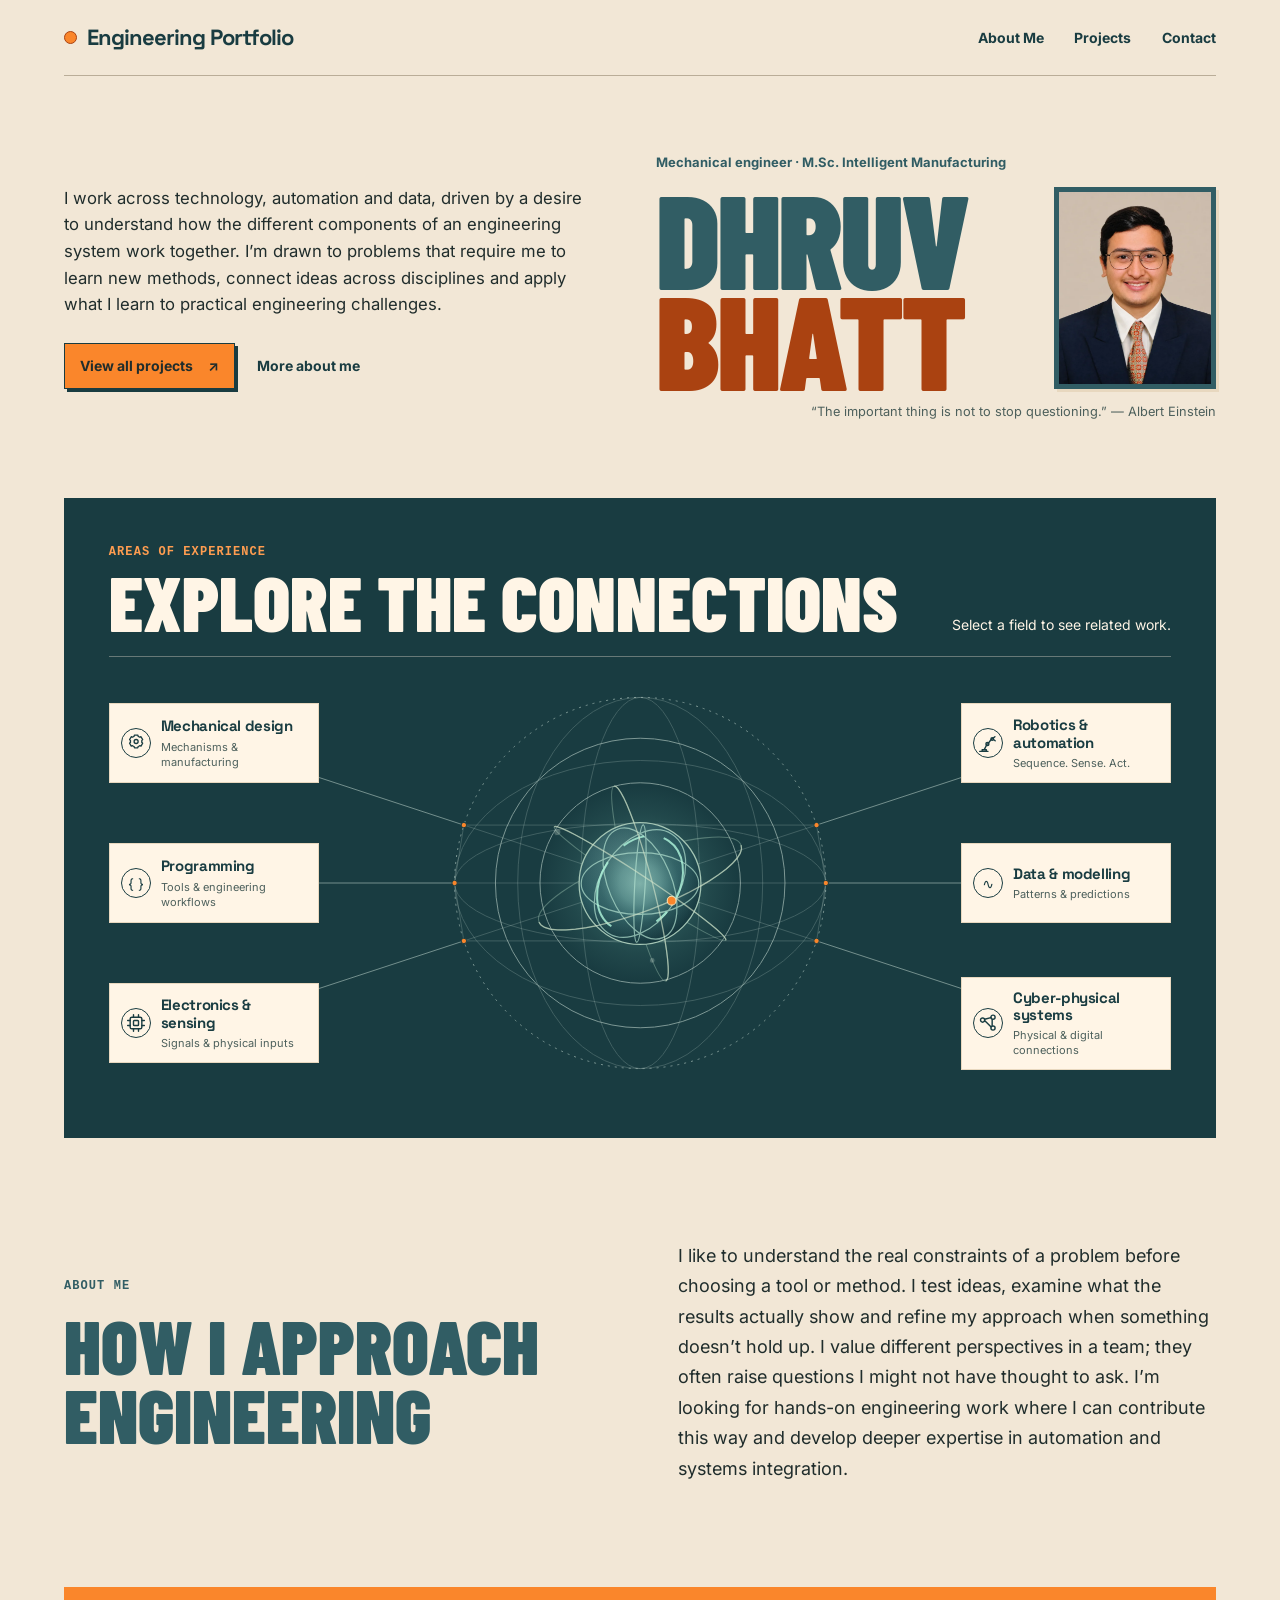
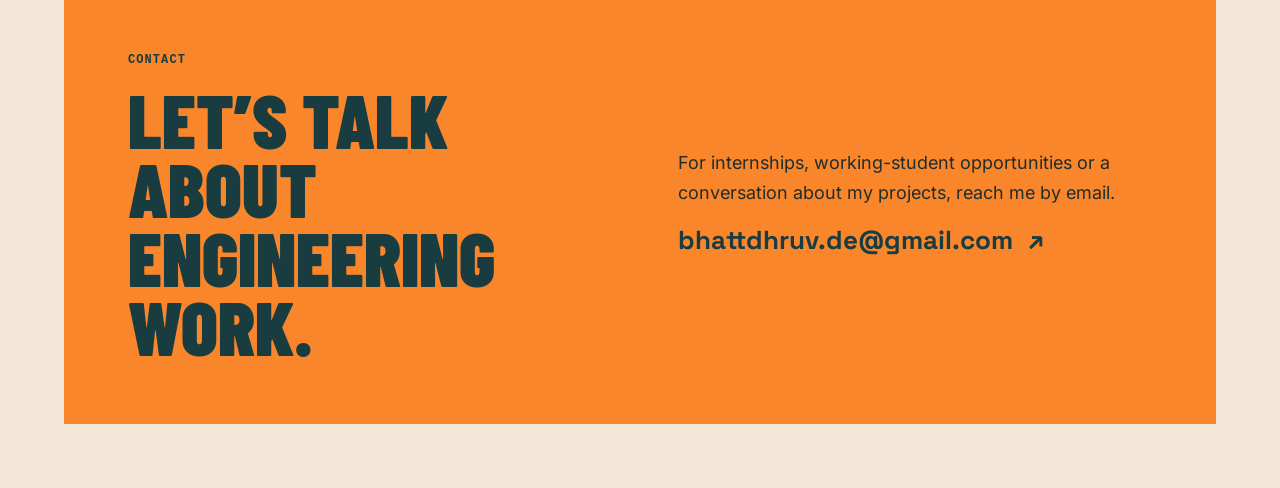
<file: index.html>
<!doctype html>
<html lang="en">
<head>
<meta charset="utf-8"><meta name="viewport" content="width=device-width, initial-scale=1">
<title>Engineering in motion — Dhruv Bhatt</title>
<meta name="description" content="Explore Dhruv Bhatt's projects across automation, mechanical design, simulation, programming and sensing.">
<meta name="theme-color" content="#f2e7d6">
<link rel="icon" href="data:image/svg+xml,%3Csvg xmlns='http://www.w3.org/2000/svg' viewBox='0 0 32 32'%3E%3Crect width='32' height='32' rx='8' fill='%23315d64'/%3E%3Cpath d='M8 8h7c10 0 10 16 0 16H8z' fill='none' stroke='white' stroke-width='3'/%3E%3C/svg%3E">
<link rel="stylesheet" href="portfolio.css?v=editorial-17">
<link rel="stylesheet" href="visuals.css?v=editorial-4"><link rel="preload" href="assets/fonts/inter-400.woff" as="font" type="font/woff" crossorigin><link rel="preload" href="assets/fonts/barlow-condensed-900.woff2" as="font" type="font/woff2" crossorigin><script defer src="assets/vendor/motion/motion-14.14.0.js"></script><script defer src="site-motion.js?v=editorial-2"></script><script defer src="media-playback.js?v=6"></script><script defer src="engineering-projection.js?v=2"></script><script defer src="fem-bending.js?v=4"></script><script defer src="map-pattern.js?v=orbital-9"></script><script defer src="map-data.js?v=editorial-4"></script><script defer src="engineering-scenes.js?v=9"></script><script defer src="engineering-map.js?v=editorial-8"></script></head>
<body>
<a class="skip-link" href="#main">Skip to content</a>
<div class="shell">
<header><a class="signature" href="./" aria-label="Engineering Portfolio, home">Engineering Portfolio</a><nav class="site-nav" aria-label="Main navigation"><a href="#about">About Me</a><a href="projects/">Projects</a><a href="#contact">Contact</a></nav></header>
<main id="main">
<section class="hero-layout" aria-label="Introduction">
  <div class="hero-identity">
    <div class="hero-about">
      <p class="section-kicker">Mechanical engineer · M.Sc. Intelligent Manufacturing</p>
      <h1><span>Dhruv</span> <span>Bhatt</span></h1>
    </div>
    <figure class="hero-portrait">
      <img src="assets/dhruv-bhatt-portrait.webp" width="600" height="750" alt="Portrait of Dhruv Bhatt" decoding="async">
    </figure>
    <blockquote class="hero-quote" cite="https://img1.wsimg.com/blobby/go/aabd2b64-162a-4181-839b-ab5d321c5ea8/Einstein-article-1955_05.pdf">
      <p>“The important thing is not to stop questioning.” <span class="hero-quote-credit">— Albert Einstein</span></p>
    </blockquote>
  </div>
  <div class="hero-summary">
    <p class="hero-lead">I work across technology, automation and data, driven by a desire to understand how the different components of an engineering system work together. I’m drawn to problems that require me to learn new methods, connect ideas across disciplines and apply what I learn to practical engineering challenges.</p>
    <div class="hero-actions"><a class="action-primary" href="projects/">View all projects <span aria-hidden="true">↗</span></a><a class="action-text" href="#about">More about me</a></div>
  </div>
</section>
<section class="hero-map" aria-labelledby="map-heading">
    <div class="map-heading"><div><p class="section-kicker">Areas of experience</p><h2 id="map-heading">Explore the connections</h2></div><p>Select a field to see related work.</p></div>
    <div class="explorer" id="explorer"><svg class="map-pattern" id="map-pattern" aria-hidden="true"></svg><svg class="connections" id="connections" aria-hidden="true"></svg><div class="branch" data-position="1"><button class="domain live" data-field="mechanical" aria-expanded="false" aria-controls="project-space"><span class="symbol" aria-hidden="true"><svg viewBox="0 0 24 24" fill="none" stroke="currentColor" stroke-width="1.6" stroke-linecap="round" stroke-linejoin="round"><path d="M10.2 2.5 9.7 4a8 8 0 0 0-1.8 1l-1.6-.5-2 3.4 1.1 1.2a8 8 0 0 0 0 2l-1.1 1.2 2 3.4 1.6-.5a8 8 0 0 0 1.8 1l.5 1.6h3.9l.5-1.6a8 8 0 0 0 1.8-1l1.6.5 2-3.4-1.1-1.2a8 8 0 0 0 0-2l1.1-1.2-2-3.4-1.6.5a8 8 0 0 0-1.8-1l-.5-1.5z"/><circle cx="12.15" cy="10.2" r="2.4"/></svg></span><span><strong>Mechanical design</strong><small>Mechanisms & manufacturing</small></span></button></div><div class="branch" data-position="2"><button class="domain live" data-field="robotics" aria-expanded="false" aria-controls="project-space"><span class="symbol" aria-hidden="true"><svg viewBox="0 0 24 24" fill="none" stroke="currentColor" stroke-width="1.7" stroke-linecap="round" stroke-linejoin="round"><path d="M2 22h10M5 22v-2h5v2M7.5 20l3.2-6.2M12 12.7l4.3-5.5M17.8 6.5l2.5-2M18.2 7.5l2.4 1.8"/><circle cx="11.3" cy="13.2" r="1.8"/><circle cx="17.1" cy="7.1" r="1.5"/></svg></span><span><strong>Robotics & automation</strong><small>Sequence. Sense. Act.</small></span></button></div><div class="branch" data-position="3"><button class="domain live" data-field="coding" aria-expanded="false" aria-controls="project-space"><span class="symbol" aria-hidden="true">{ }</span><span><strong>Programming</strong><small>Tools & engineering workflows</small></span></button></div><div class="branch" data-position="4"><button class="domain live" data-field="data" aria-expanded="false" aria-controls="project-space"><span class="symbol" aria-hidden="true">∿</span><span><strong>Data & modelling</strong><small>Patterns & predictions</small></span></button></div><div class="branch" data-position="5"><button class="domain live" data-field="electronics" aria-expanded="false" aria-controls="project-space"><span class="symbol" aria-hidden="true"><svg viewBox="0 0 24 24" fill="none" stroke="currentColor" stroke-width="1.7" stroke-linecap="round" stroke-linejoin="round"><rect x="5" y="5" width="14" height="14" rx="2"/><rect x="9" y="9" width="6" height="6" rx="1"/><path d="M9 2v3m6-3v3M9 19v3m6-3v3M2 9h3m-3 6h3m14-6h3m-3 6h3"/></svg></span><span><strong>Electronics & sensing</strong><small>Signals & physical inputs</small></span></button></div><div class="branch" data-position="6"><button class="domain live" data-field="systems" aria-expanded="false" aria-controls="project-space"><span class="symbol" aria-hidden="true"><svg viewBox="0 0 24 24" fill="none" stroke="currentColor" stroke-width="1.7" stroke-linecap="round" stroke-linejoin="round"><path d="M8 7.5 15.5 5.5M8.5 9.5l7 7M17 8v7"/><circle cx="5.5" cy="8.5" r="2.5"/><circle cx="18" cy="5" r="2.5"/><circle cx="18" cy="18" r="2.5"/></svg></span><span><strong>Cyber-physical systems</strong><small>Physical & digital connections</small></span></button></div>
<svg id="map-globe" class="map-idle" viewBox="0 0 240 222" aria-hidden="true" focusable="false">
  <defs>
    <radialGradient id="map-globe-shading" cx="36%" cy="27%" r="77%">
      <stop offset="0" stop-color="#426d70"/>
      <stop offset=".62" stop-color="#28555b"/>
      <stop offset="1" stop-color="#16373d"/>
    </radialGradient>
    <radialGradient id="map-globe-halo">
      <stop offset=".44" stop-color="#80d0bf" stop-opacity=".20"/>
      <stop offset=".72" stop-color="#80d0bf" stop-opacity=".08"/>
      <stop offset="1" stop-color="#80d0bf" stop-opacity="0"/>
    </radialGradient>
    <radialGradient id="map-globe-core-light">
      <stop offset="0" stop-color="#bcf4e2" stop-opacity=".55"/>
      <stop offset=".35" stop-color="#a9eadb" stop-opacity=".36"/>
      <stop offset=".67" stop-color="#86d1c3" stop-opacity=".10"/>
      <stop offset="1" stop-color="#86d1c3" stop-opacity="0"/>
    </radialGradient>
  </defs>
  <circle cx="120" cy="111" r="93" fill="url(#map-globe-halo)"/>
  <g class="map-orbit-back">
    <ellipse cx="120" cy="111" rx="103" ry="33" data-orbit-tilt="-27" transform="rotate(-27 120 111)"/>
    <ellipse cx="120" cy="111" rx="98" ry="42" data-orbit-tilt="30" transform="rotate(30 120 111)"/>
    <ellipse cx="120" cy="111" rx="96" ry="27" data-orbit-tilt="73" transform="rotate(73 120 111)"/>
  </g>
  <circle cx="120" cy="111" r="58" fill="url(#map-globe-shading)" stroke="#a5c6b5" stroke-width="1.2"/>
  <circle id="map-globe-core" cx="120" cy="111" r="56" fill="url(#map-globe-core-light)"/>
  <circle id="map-globe-charge" cx="120" cy="111" r="56" fill="url(#map-globe-core-light)" opacity="0"/>
  <g id="map-globe-rotor" class="map-globe-rotor">
    <g class="map-globe-mesh">
      <ellipse cx="120" cy="111" rx="56" ry="15" data-ring-axis="1 0 0" transform="rotate(64 120 111)"/>
      <ellipse cx="120" cy="111" rx="56" ry="26" data-ring-axis="0 1 0" transform="rotate(-5 120 111)"/>
      <ellipse cx="120" cy="111" rx="56" ry="48" data-ring-axis="0 0 1" transform="rotate(22 120 111)"/>
      <ellipse cx="120" cy="111" rx="56" ry="33" data-ring-axis=".707 0 .707" transform="rotate(-48 120 111)"/>
    </g>
    <ellipse class="map-rotor-track" cx="120" cy="111" rx="49" ry="25" data-ring-axis="0 .707 .707" pathLength="100"
      stroke-dasharray="25 8 8 7 24 6 5 17"/>
  </g>
  <g class="map-orbit-face">
    <path class="map-orbit-front"/>
    <circle class="map-orbit-marker map-orbit-accent" cx="170" cy="109" r="4.2"/>
  </g>
  <g class="map-orbit-face">
    <path class="map-orbit-front"/>
    <circle class="map-orbit-marker" cx="45" cy="76" r="3.5"/>
  </g>
  <g class="map-orbit-face">
    <path class="map-orbit-front"/>
    <circle class="map-orbit-marker" cx="93" cy="170" r="2.8"/>
  </g>
</svg>
<div id="project-space" class="project-space" role="region" aria-label="Projects in selected field"></div></div>
    <p class="sr-only" id="map-status" role="status"></p>
</section>
<section class="content-section about-section" id="about"><div><p class="section-kicker">About Me</p><h2>How I approach engineering</h2></div><div class="section-copy"><p>I like to understand the real constraints of a problem before choosing a tool or method. I test ideas, examine what the results actually show and refine my approach when something doesn’t hold up. I value different perspectives in a team; they often raise questions I might not have thought to ask. I’m looking for hands-on engineering work where I can contribute this way and develop deeper expertise in automation and systems integration.</p></div></section>
<section class="content-section contact-section" id="contact"><div><p class="section-kicker">Contact</p><h2>Let’s talk about engineering work.</h2></div><div class="section-copy"><p>For internships, working-student opportunities or a conversation about my projects, reach me by email.</p><a class="contact-link" href="mailto:bhattdhruv.de@gmail.com">bhattdhruv.de@gmail.com <span aria-hidden="true">↗</span></a></div></section>
</main>

</div>






</body></html>
</file>
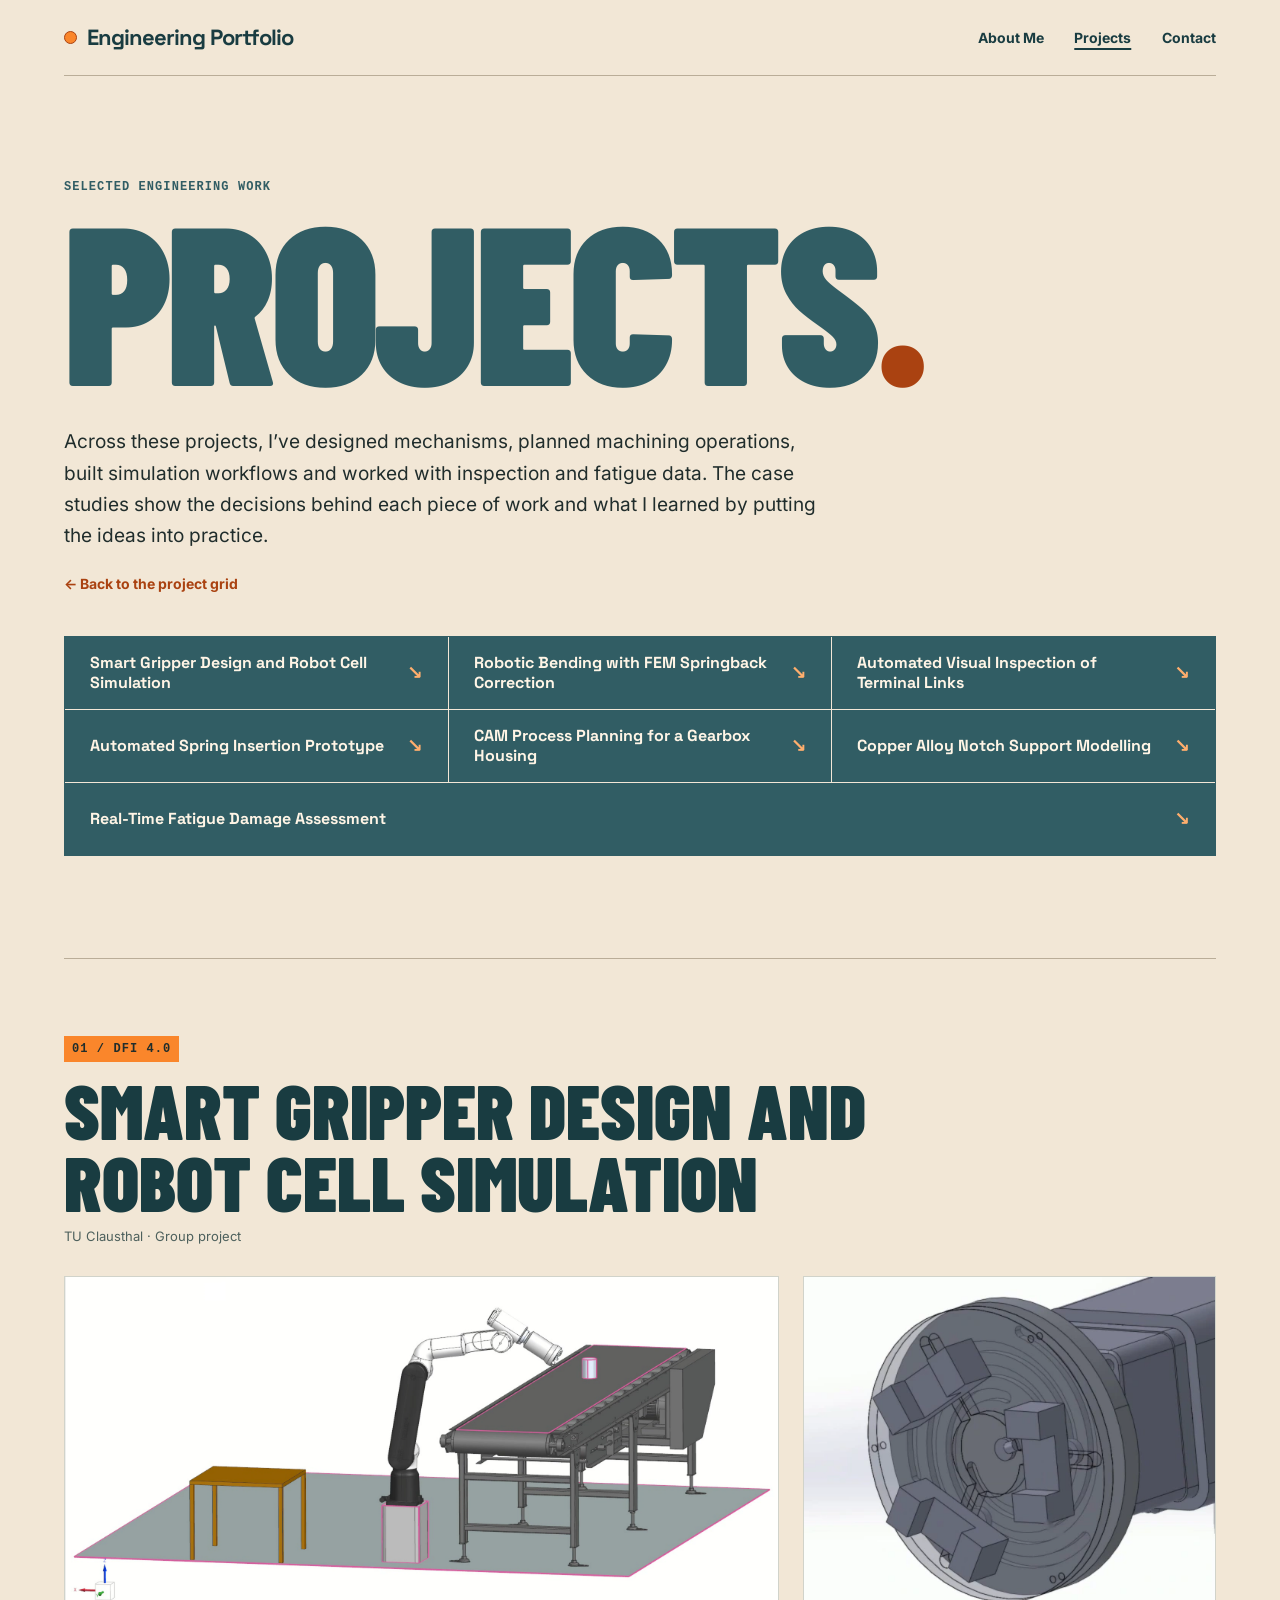
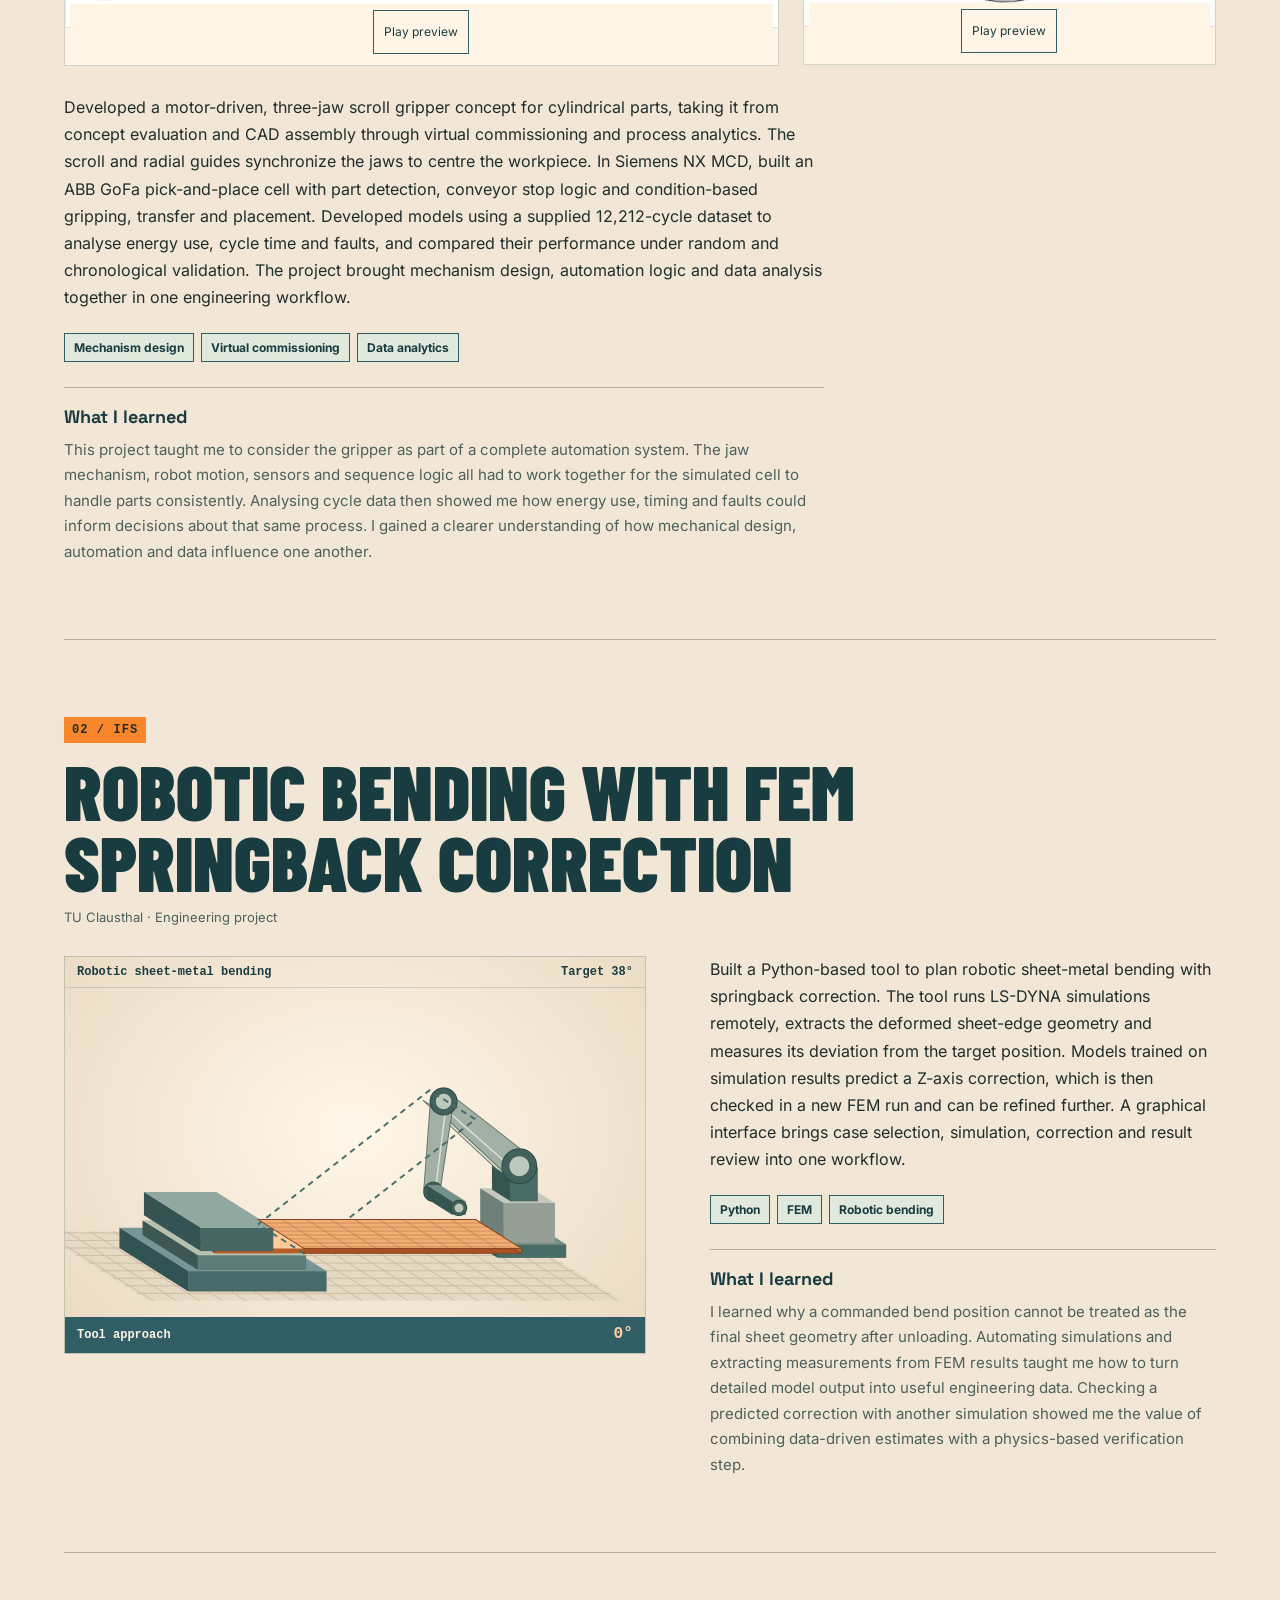
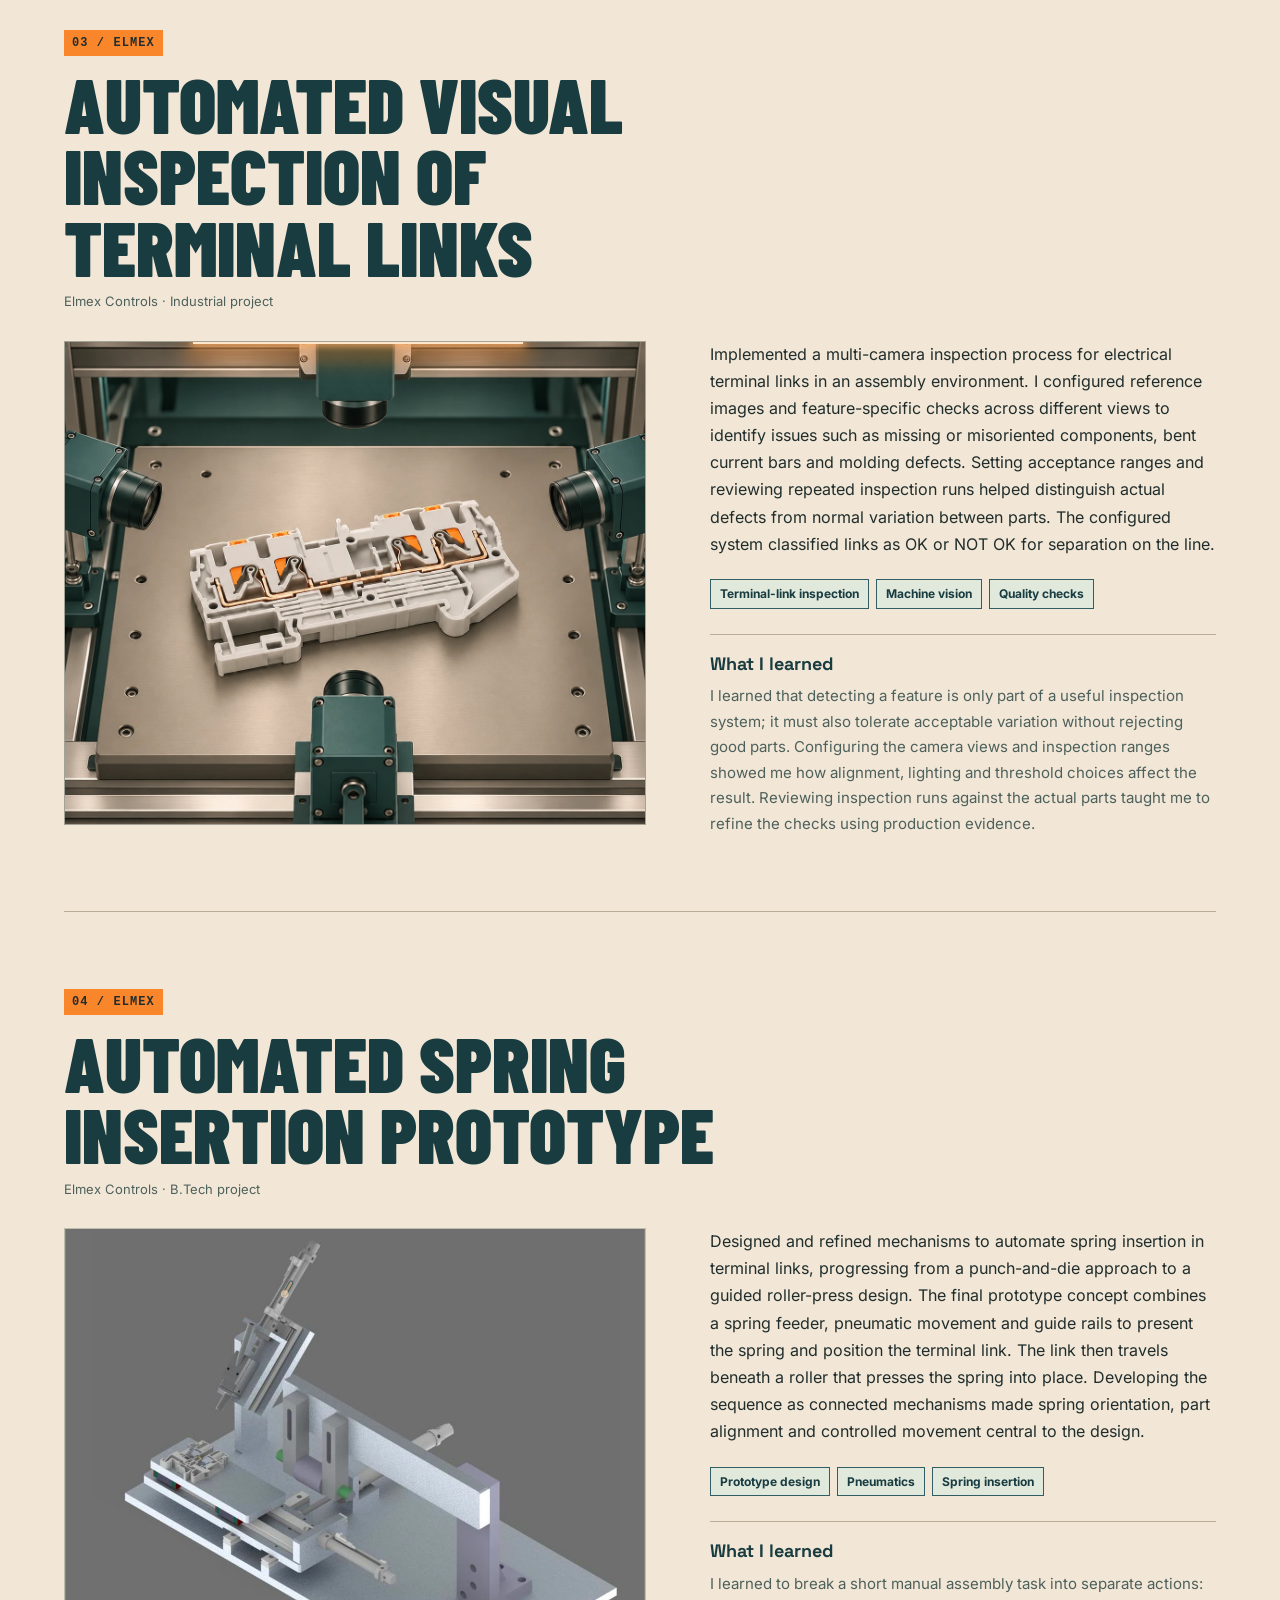
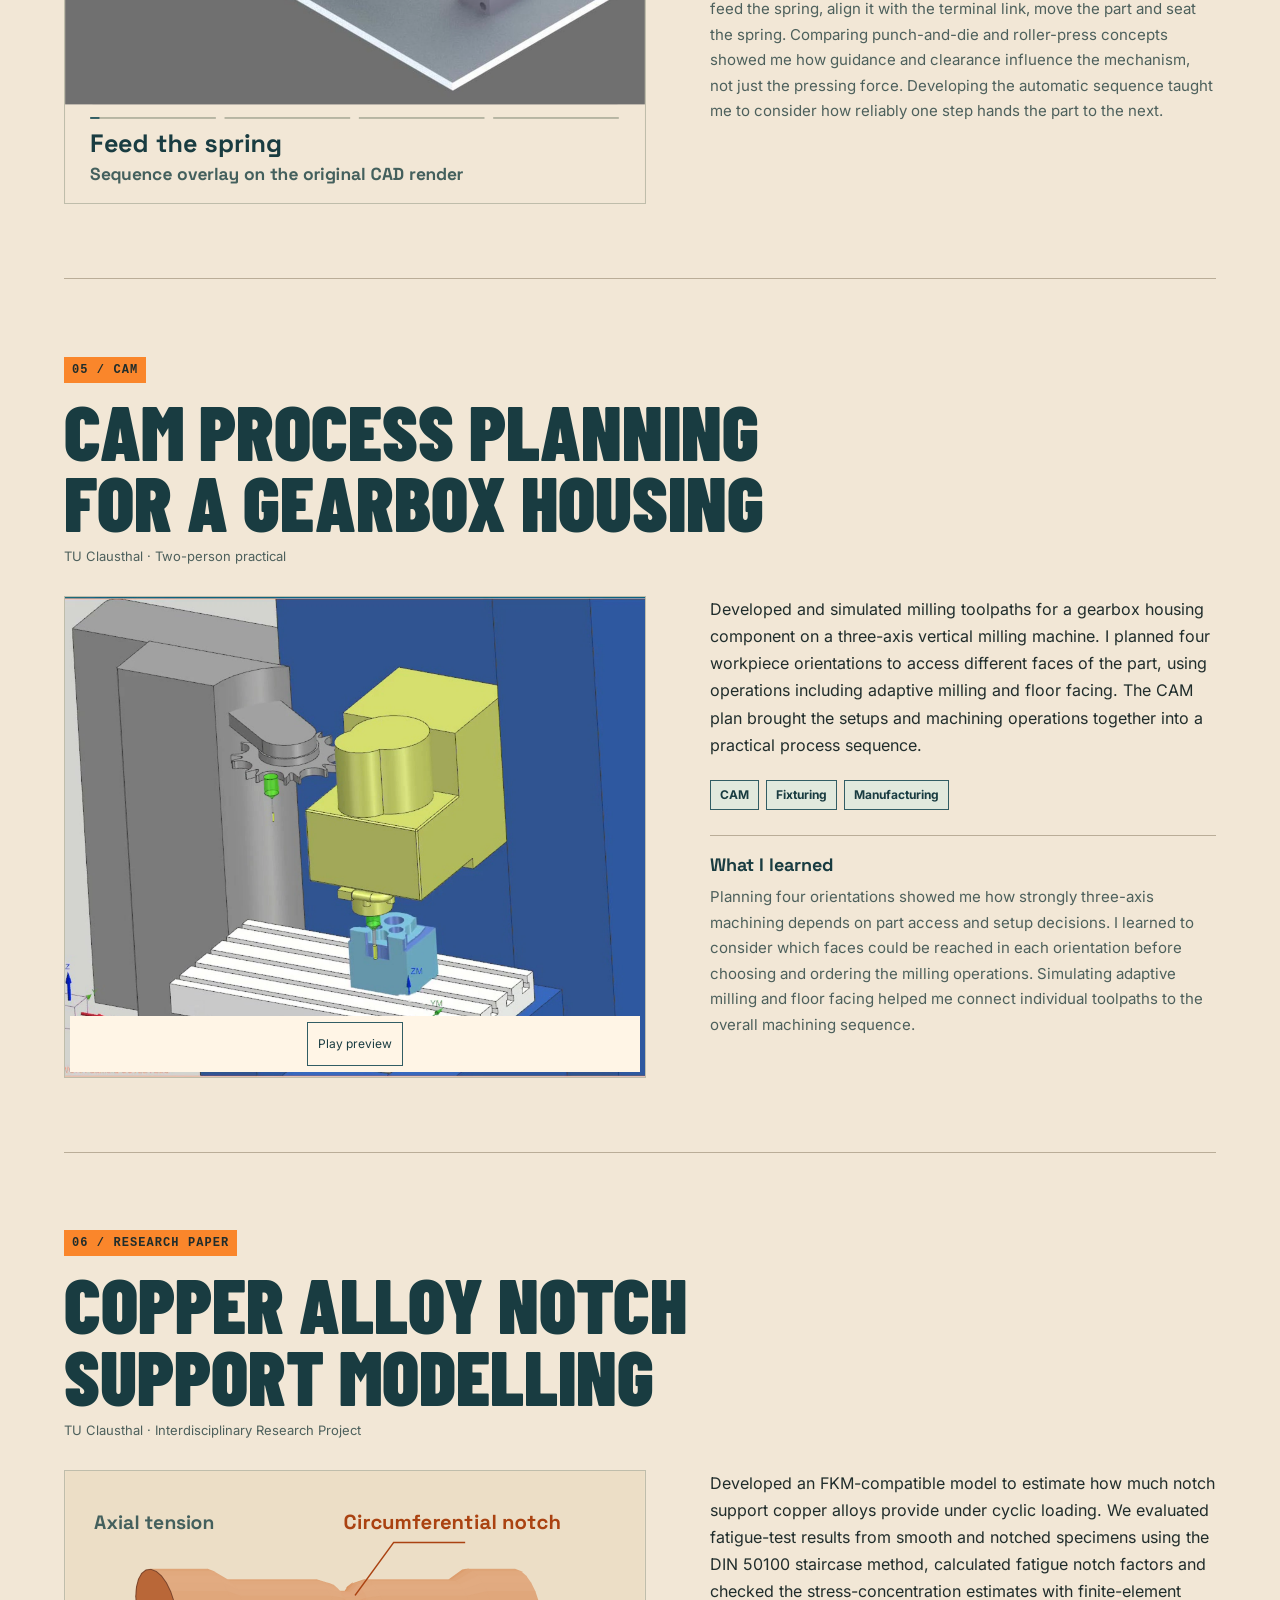
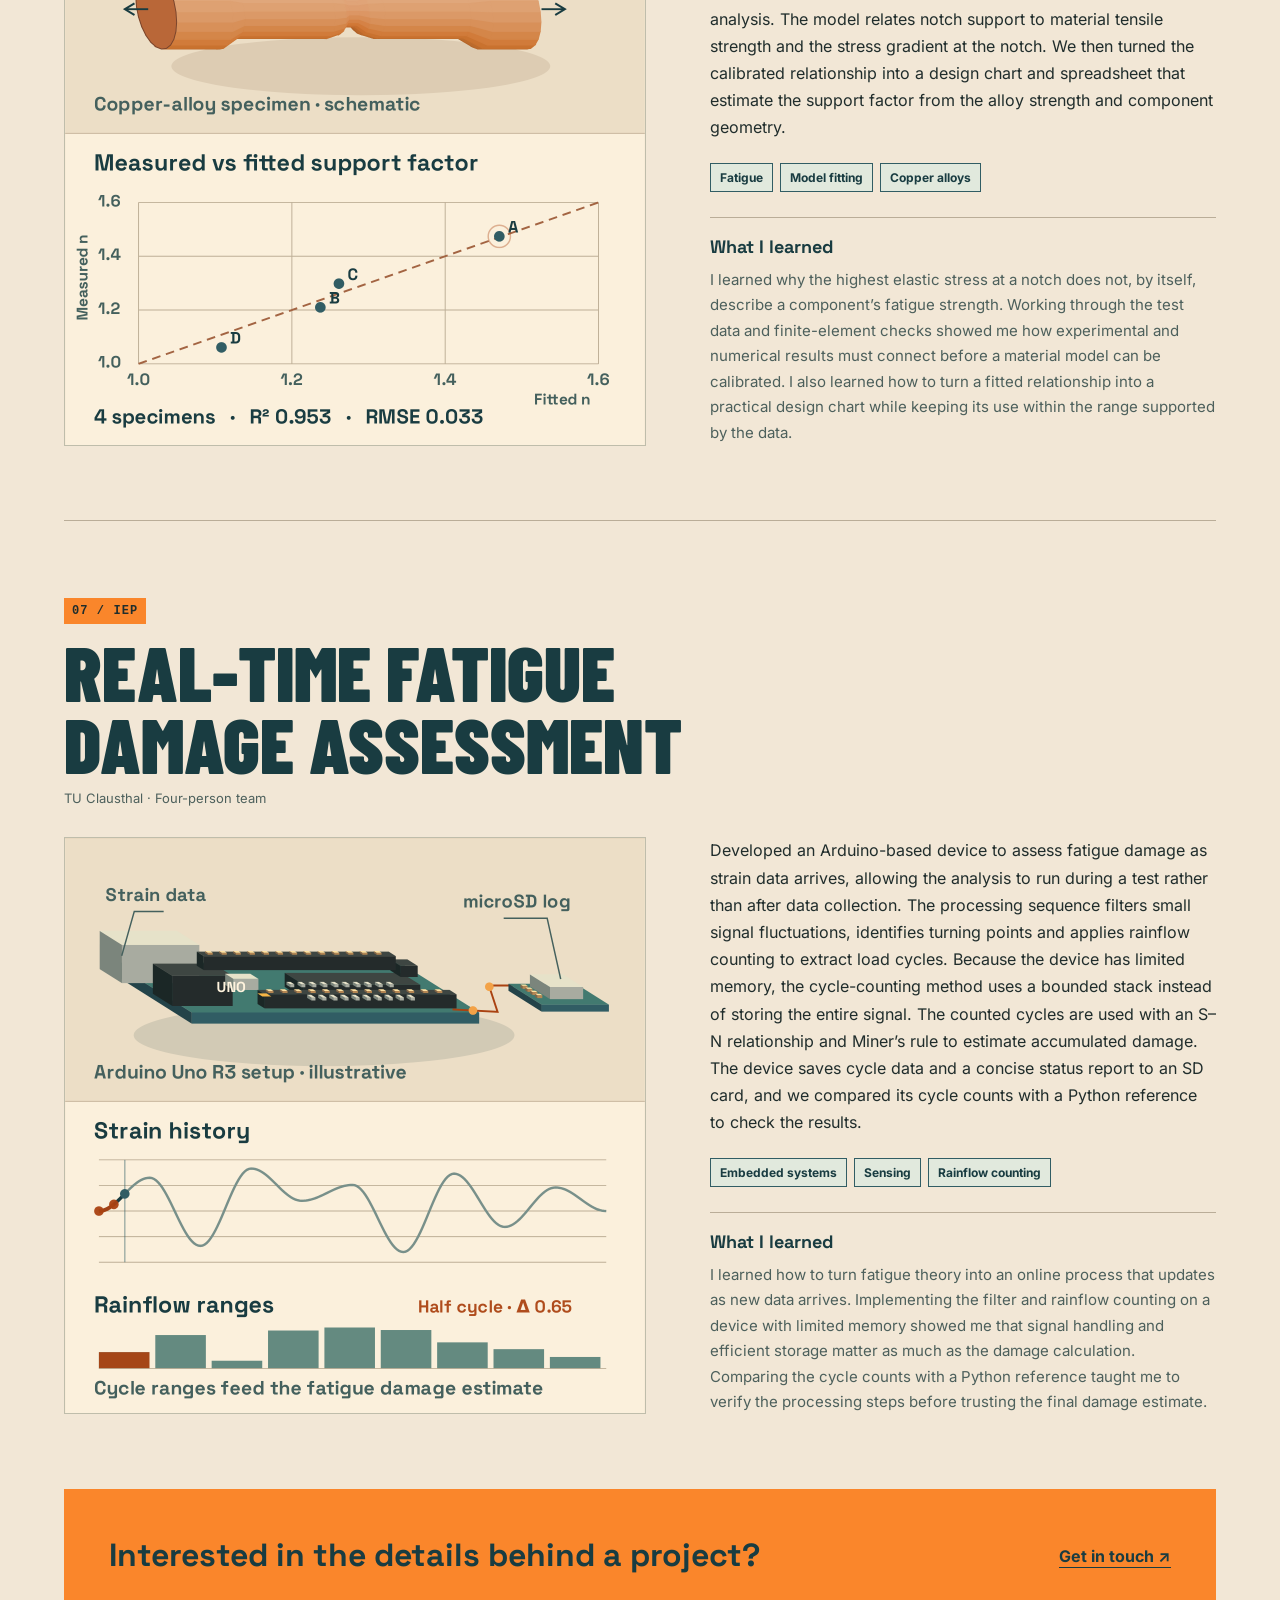
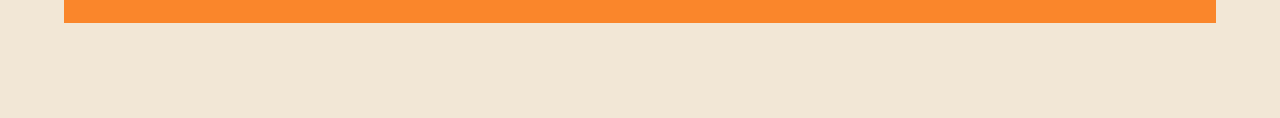
<file: projects/index.html>
<!doctype html><html lang="en"><head><meta charset="utf-8"><meta name="viewport" content="width=device-width, initial-scale=1"><meta name="theme-color" content="#f2e7d6"><meta name="description" content="Engineering projects by Dhruv Bhatt across automation, mechanical design, simulation, data and sensing."><title>Projects — Dhruv Bhatt</title><link rel="stylesheet" href="../portfolio.css?v=editorial-17"><link rel="stylesheet" href="projects.css?v=editorial-4"><link rel="stylesheet" href="../visuals.css?v=editorial-4"><link rel="preload" href="../assets/fonts/inter-400.woff" as="font" type="font/woff" crossorigin><link rel="preload" href="../assets/fonts/barlow-condensed-900.woff2" as="font" type="font/woff2" crossorigin><script defer src="../assets/vendor/motion/motion-14.14.0.js"></script><script defer src="../site-motion.js?v=editorial-2"></script><script defer src="../media-playback.js?v=6"></script><script defer src="../engineering-projection.js?v=2"></script><script defer src="../fem-bending.js?v=4"></script><script defer src="../engineering-scenes.js?v=9"></script></head><body><a class="skip-link" href="#main">Skip to content</a><div class="shell"><header><a class="signature" href="../" aria-label="Engineering Portfolio, home">Engineering Portfolio</a><nav class="site-nav" aria-label="Main navigation"><a href="../#about">About Me</a><a href="./" aria-current="page">Projects</a><a href="../#contact">Contact</a></nav></header><main id="main"><div class="projects-intro"><p class="section-kicker">Selected engineering work</p><h1>Projects<span aria-hidden="true">.</span></h1><p>Across these projects, I’ve designed mechanisms, planned machining operations, built simulation workflows and worked with inspection and fatigue data. The case studies show the decisions behind each piece of work and what I learned by putting the ideas into practice.</p><a href="../" class="back-link">← Back to the project grid</a></div><nav class="project-index" aria-label="Jump to a project"><a href="#gripper">Smart Gripper Design and Robot Cell Simulation</a><a href="#ifs">Robotic Bending with FEM Springback Correction</a><a href="#elmex">Automated Visual Inspection of Terminal Links</a><a href="#assembly">Automated Spring Insertion Prototype</a><a href="#cam">CAM Process Planning for a Gearbox Housing</a><a href="#irp">Copper Alloy Notch Support Modelling</a><a href="#iep">Real-Time Fatigue Damage Assessment</a></nav><div class="project-list"><article class="project-detail" id="gripper"><div class="project-heading"><p class="section-kicker">01 / DFI 4.0</p><h2>Smart Gripper Design and Robot Cell Simulation</h2><p class="project-context">TU Clausthal · Group project</p></div><div class="project-gallery">
  <figure class="project-media robot-cell-media">
    <video width="1918" height="942" data-src="../assets/high-res/gripper-cell.mp4" poster="../assets/high-res/gripper-cell.webp" muted loop playsinline preload="none" aria-label="Robot-cell pick-and-place sequence in Siemens NX MCD"></video>
    <figcaption>Robot cell simulation</figcaption>
  </figure>
  <figure class="project-media gripper-media">
    <video width="900" height="764" data-src="../assets/high-res/gripper-mechanism-preview.mp4" poster="../assets/high-res/gripper-mechanism-preview.webp" muted loop playsinline preload="none" aria-label="CAD animation of the three-jaw gripper mechanism"></video>
    <figcaption><a href="../assets/high-res/gripper-mechanism.mp4" target="_blank" rel="noopener" aria-label="Open the full-size gripper mechanism video">Gripper mechanism <span aria-hidden="true">↗</span></a></figcaption>
  </figure>
</div><div class="project-content"><p class="project-description">Developed a motor-driven, three-jaw scroll gripper concept for cylindrical parts, taking it from concept evaluation and CAD assembly through virtual commissioning and process analytics. The scroll and radial guides synchronize the jaws to centre the workpiece. In Siemens NX MCD, built an ABB GoFa pick-and-place cell with part detection, conveyor stop logic and condition-based gripping, transfer and placement. Developed models using a supplied 12,212-cycle dataset to analyse energy use, cycle time and faults, and compared their performance under random and chronological validation. The project brought mechanism design, automation logic and data analysis together in one engineering workflow.</p><div class="project-tags"><span>Mechanism design</span><span>Virtual commissioning</span><span>Data analytics</span></div><div class="project-learning"><h3>What I learned</h3><p>This project taught me to consider the gripper as part of a complete automation system. The jaw mechanism, robot motion, sensors and sequence logic all had to work together for the simulated cell to handle parts consistently. Analysing cycle data then showed me how energy use, timing and faults could inform decisions about that same process. I gained a clearer understanding of how mechanical design, automation and data influence one another.</p></div></div></article><article class="project-detail" id="ifs"><div class="project-heading"><p class="section-kicker">02 / IFS</p><h2>Robotic Bending with FEM Springback Correction</h2><p class="project-context">TU Clausthal · Engineering project</p></div><div class="project-media fem-visual"></div><div class="project-content"><p class="project-description">Built a Python-based tool to plan robotic sheet-metal bending with springback correction. The tool runs LS-DYNA simulations remotely, extracts the deformed sheet-edge geometry and measures its deviation from the target position. Models trained on simulation results predict a Z-axis correction, which is then checked in a new FEM run and can be refined further. A graphical interface brings case selection, simulation, correction and result review into one workflow.</p><div class="project-tags"><span>Python</span><span>FEM</span><span>Robotic bending</span></div><div class="project-learning"><h3>What I learned</h3><p>I learned why a commanded bend position cannot be treated as the final sheet geometry after unloading. Automating simulations and extracting measurements from FEM results taught me how to turn detailed model output into useful engineering data. Checking a predicted correction with another simulation showed me the value of combining data-driven estimates with a physics-based verification step.</p></div></div></article><article class="project-detail" id="elmex"><div class="project-heading"><p class="section-kicker">03 / ELMEX</p><h2>Automated Visual Inspection of Terminal Links</h2><p class="project-context">Elmex Controls · Industrial project</p></div><div class="project-media scan-visual"><span class="scan-frame"><img loading="lazy" decoding="async" src="../assets/high-res/inspection-bed-teal.webp" alt="Concept visualization of a terminal link lying flat beneath a scanner with three surrounding cameras"><span class="scan-beam" aria-hidden="true"></span></span></div><div class="project-content"><p class="project-description">Implemented a multi-camera inspection process for electrical terminal links in an assembly environment. I configured reference images and feature-specific checks across different views to identify issues such as missing or misoriented components, bent current bars and molding defects. Setting acceptance ranges and reviewing repeated inspection runs helped distinguish actual defects from normal variation between parts. The configured system classified links as OK or NOT OK for separation on the line.</p><div class="project-tags"><span>Terminal-link inspection</span><span>Machine vision</span><span>Quality checks</span></div><div class="project-learning"><h3>What I learned</h3><p>I learned that detecting a feature is only part of a useful inspection system; it must also tolerate acceptable variation without rejecting good parts. Configuring the camera views and inspection ranges showed me how alignment, lighting and threshold choices affect the result. Reviewing inspection runs against the actual parts taught me to refine the checks using production evidence.</p></div></div></article><article class="project-detail" id="assembly"><div class="project-heading"><p class="section-kicker">04 / ELMEX</p><h2>Automated Spring Insertion Prototype</h2><p class="project-context">Elmex Controls · B.Tech project</p></div><div class="project-media research-scene"><canvas class="project-animation" data-project-animation="assembly" role="img" aria-label="Original CAD render of the spring insertion prototype with an animated trace showing feeding, terminal link positioning, carrier travel and roller pressing."></canvas></div><div class="project-content"><p class="project-description">Designed and refined mechanisms to automate spring insertion in terminal links, progressing from a punch-and-die approach to a guided roller-press design. The final prototype concept combines a spring feeder, pneumatic movement and guide rails to present the spring and position the terminal link. The link then travels beneath a roller that presses the spring into place. Developing the sequence as connected mechanisms made spring orientation, part alignment and controlled movement central to the design.</p><div class="project-tags"><span>Prototype design</span><span>Pneumatics</span><span>Spring insertion</span></div><div class="project-learning"><h3>What I learned</h3><p>I learned to break a short manual assembly task into separate actions: feed the spring, align it with the terminal link, move the part and seat the spring. Comparing punch-and-die and roller-press concepts showed me how guidance and clearance influence the mechanism, not just the pressing force. Developing the automatic sequence taught me to consider how reliably one step hands the part to the next.</p></div></div></article><article class="project-detail" id="cam"><div class="project-heading"><p class="section-kicker">05 / CAM</p><h2>CAM Process Planning for a Gearbox Housing</h2><p class="project-context">TU Clausthal · Two-person practical</p></div><div class="project-media cam-media"><video width="932" height="772" data-src="../assets/high-res/gearbox-cam.mp4" poster="../assets/high-res/gearbox-cam.webp" muted loop playsinline preload="none" aria-label="Gearbox Housing CAM project simulation"></video></div><div class="project-content"><p class="project-description">Developed and simulated milling toolpaths for a gearbox housing component on a three-axis vertical milling machine. I planned four workpiece orientations to access different faces of the part, using operations including adaptive milling and floor facing. The CAM plan brought the setups and machining operations together into a practical process sequence.</p><div class="project-tags"><span>CAM</span><span>Fixturing</span><span>Manufacturing</span></div><div class="project-learning"><h3>What I learned</h3><p>Planning four orientations showed me how strongly three-axis machining depends on part access and setup decisions. I learned to consider which faces could be reached in each orientation before choosing and ordering the milling operations. Simulating adaptive milling and floor facing helped me connect individual toolpaths to the overall machining sequence.</p></div></div></article><article class="project-detail" id="irp"><div class="project-heading"><p class="section-kicker">06 / RESEARCH PAPER</p><h2>Copper Alloy Notch Support Modelling</h2><p class="project-context">TU Clausthal · Interdisciplinary Research Project</p></div><div class="project-media research-scene"><canvas class="project-animation" data-project-animation="copper" role="img" aria-label="A copper-alloy specimen under illustrative axial tension and a comparison of measured and fitted notch support factors for four specimens. Model R squared is 0.953."></canvas></div><div class="project-content"><p class="project-description">Developed an FKM-compatible model to estimate how much notch support copper alloys provide under cyclic loading. We evaluated fatigue-test results from smooth and notched specimens using the DIN 50100 staircase method, calculated fatigue notch factors and checked the stress-concentration estimates with finite-element analysis. The model relates notch support to material tensile strength and the stress gradient at the notch. We then turned the calibrated relationship into a design chart and spreadsheet that estimate the support factor from the alloy strength and component geometry.</p><div class="project-tags"><span>Fatigue</span><span>Model fitting</span><span>Copper alloys</span></div><div class="project-learning"><h3>What I learned</h3><p>I learned why the highest elastic stress at a notch does not, by itself, describe a component’s fatigue strength. Working through the test data and finite-element checks showed me how experimental and numerical results must connect before a material model can be calibrated. I also learned how to turn a fitted relationship into a practical design chart while keeping its use within the range supported by the data.</p></div></div></article><article class="project-detail" id="iep"><div class="project-heading"><p class="section-kicker">07 / IEP</p><h2>Real-Time Fatigue Damage Assessment</h2><p class="project-context">TU Clausthal · Four-person team</p></div><div class="project-media research-scene"><canvas class="project-animation" data-project-animation="fatigue" role="img" aria-label="Illustrative Arduino Uno R3 and microSD hardware setup with animated signal transfer. A continuous strain sweep and highlighted turning points show full and half rainflow cycle ranges."></canvas></div><div class="project-content"><p class="project-description">Developed an Arduino-based device to assess fatigue damage as strain data arrives, allowing the analysis to run during a test rather than after data collection. The processing sequence filters small signal fluctuations, identifies turning points and applies rainflow counting to extract load cycles. Because the device has limited memory, the cycle-counting method uses a bounded stack instead of storing the entire signal. The counted cycles are used with an S–N relationship and Miner’s rule to estimate accumulated damage. The device saves cycle data and a concise status report to an SD card, and we compared its cycle counts with a Python reference to check the results.</p><div class="project-tags"><span>Embedded systems</span><span>Sensing</span><span>Rainflow counting</span></div><div class="project-learning"><h3>What I learned</h3><p>I learned how to turn fatigue theory into an online process that updates as new data arrives. Implementing the filter and rainflow counting on a device with limited memory showed me that signal handling and efficient storage matter as much as the damage calculation. Comparing the cycle counts with a Python reference taught me to verify the processing steps before trusting the final damage estimate.</p></div></div></article></div><div class="projects-end"><p>Interested in the details behind a project?</p><a href="mailto:bhattdhruv.de@gmail.com">Get in touch ↗</a></div></main></div></body></html>
</file>
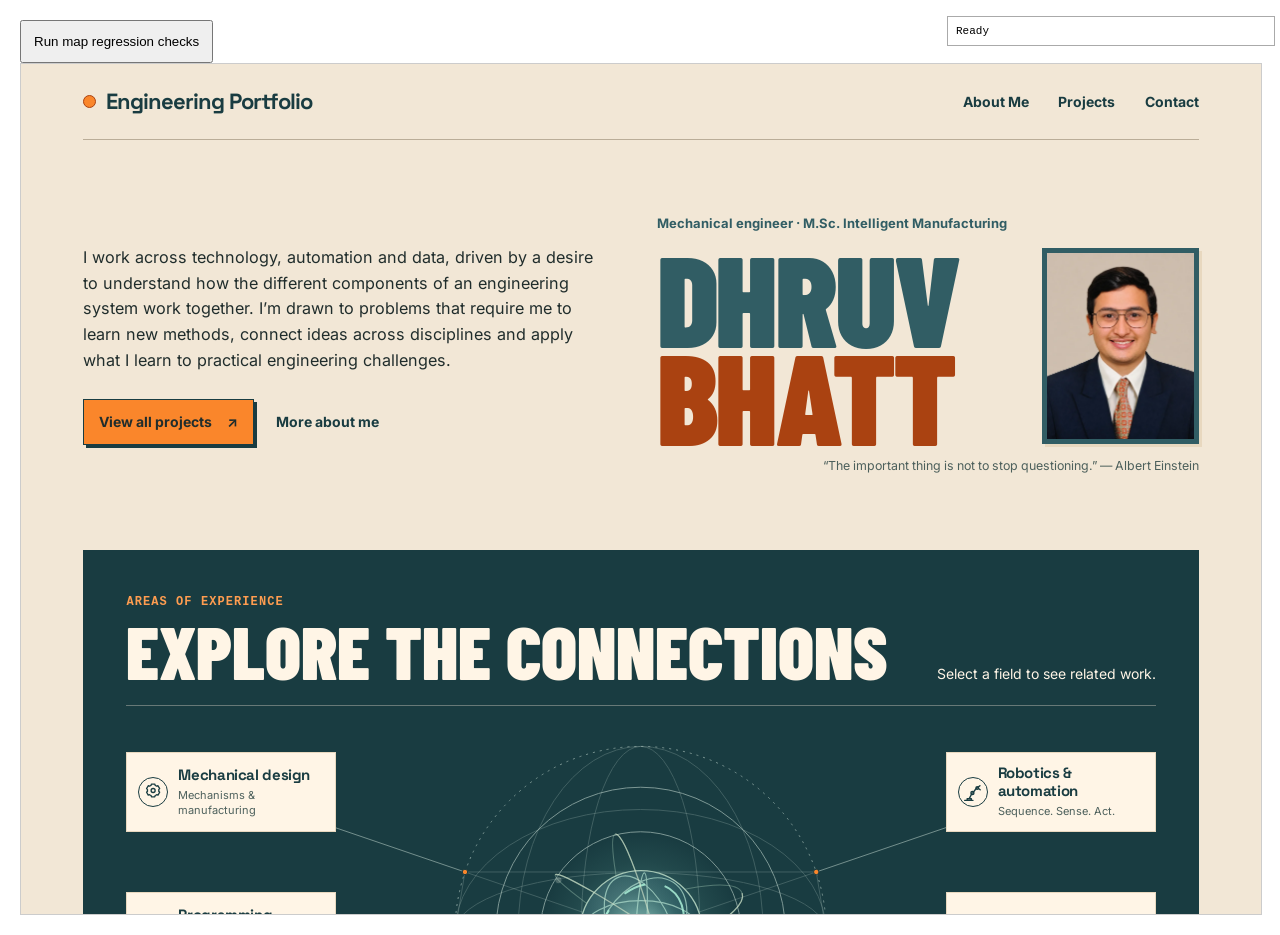
<file: tests/map-browser.html>
<!doctype html><html lang="en"><meta charset="utf-8"><title>Engineering map regression checks</title>
<style>body{font:16px system-ui;margin:20px}button{padding:12px}iframe{display:block;width:100%;height:850px;border:1px solid #ccc}pre{white-space:pre-wrap}pre#results{position:fixed;top:5px;right:5px;width:310px;max-height:260px;overflow:auto;background:#fff;z-index:10;border:1px solid #aaa;padding:8px;font-size:11px}</style>
<button id="run" disabled>Run map regression checks</button><pre id="results" role="status">Ready</pre>
<iframe id="site" src="../" title="Portfolio under test"></iframe>
<script>
const frame = document.querySelector('#site');
const output = document.querySelector('#results');
frame.addEventListener('load', () => { document.querySelector('#run').disabled = false; });
const wait = ms => new Promise(resolve => setTimeout(resolve, ms));
document.querySelector('#run').onclick = async () => {
  const doc = frame.contentDocument, win = frame.contentWindow;
  const space = doc.querySelector('#project-space'), map = doc.querySelector('#explorer');
  const field = key => doc.querySelector(`[data-field="${key}"]`);
  const selected = () => doc.querySelector('[aria-expanded="true"]')?.dataset.field;
  const results = [];
  const check = (name, condition) => { results.push({ name, pass: !!condition }); output.textContent = JSON.stringify(results, null, 2); };
  const pointer = (element, type, x = 100, movementX = 1) => element.dispatchEvent(new win.PointerEvent(type, { bubbles: true, pointerType: 'mouse', clientX: x, clientY: 200, movementX }));
  // Move the iframe's map into view before exercising visibility-aware behavior.
  await doc.fonts.ready;
  map.scrollIntoView({behavior:'instant'});
  await wait(350);
  pointer(field('robotics'), 'pointerenter', 100, 0);
  check('Mouse entry selects a field without a click', selected() === 'robotics' && space.children.length === 2);
  const originalVideo = space.querySelector('video');
  pointer(field('coding'), 'pointermove', 200);
  pointer(field('robotics'), 'pointermove', 300);
  check('Returning to a field reuses the existing video node', space.querySelector('video') === originalVideo);
  const height = map.getBoundingClientRect().height;
  for (const key of ['mechanical','robotics','coding','data','electronics','systems']) {
    field(key).click();
    check(key + ': exactly two cards, one active field, stable map height', selected() === key && space.children.length === 2 && doc.querySelectorAll('[aria-expanded="true"]').length === 1 && Math.abs(map.getBoundingClientRect().height - height) < 1);
  }
  pointer(field('coding'), 'pointermove', 400);
  pointer(field('systems'), 'pointermove', 450);
  pointer(map, 'pointerleave');
  await wait(270);
  pointer(field('systems'), 'pointerenter');
  await wait(180);
  check('Re-entry cancels a pending dismissal for the same field', selected() === 'systems' && space.children.length === 2 && !space.classList.contains('is-leaving'));
  pointer(map, 'pointerleave');
  await wait(450);
  check('Leaving the map dismisses previews', !selected() && !space.children.length);
  doc.dispatchEvent(new win.KeyboardEvent('keydown', { key: 'Tab', bubbles: true }));
  field('data').focus();
  check('Keyboard focus selects the field', selected() === 'data');
  doc.dispatchEvent(new win.KeyboardEvent('keydown', { key: 'Escape', bubbles: true }));
  check('Escape clears the selection immediately', !selected() && !space.children.length);
  // A scroll-related enter event with no physical pointer movement stays idle.
  pointer(field('robotics'), 'pointerenter', 300, 0);
  check('Zero-delta mouse entry reliably selects a field', selected() === 'robotics');
  doc.dispatchEvent(new win.KeyboardEvent('keydown', { key: 'Escape', bubbles: true }));
  win.dispatchEvent(new win.Event('scroll'));
  pointer(field('robotics'), 'pointerenter', 300, 0);
  check('A scroll-generated entry does not reopen a field', !selected());
  const passed = results.filter(r => r.pass).length;
  output.textContent = `${passed}/${results.length} passed\n` + JSON.stringify(results, null, 2);
};
</script></html>
</file>
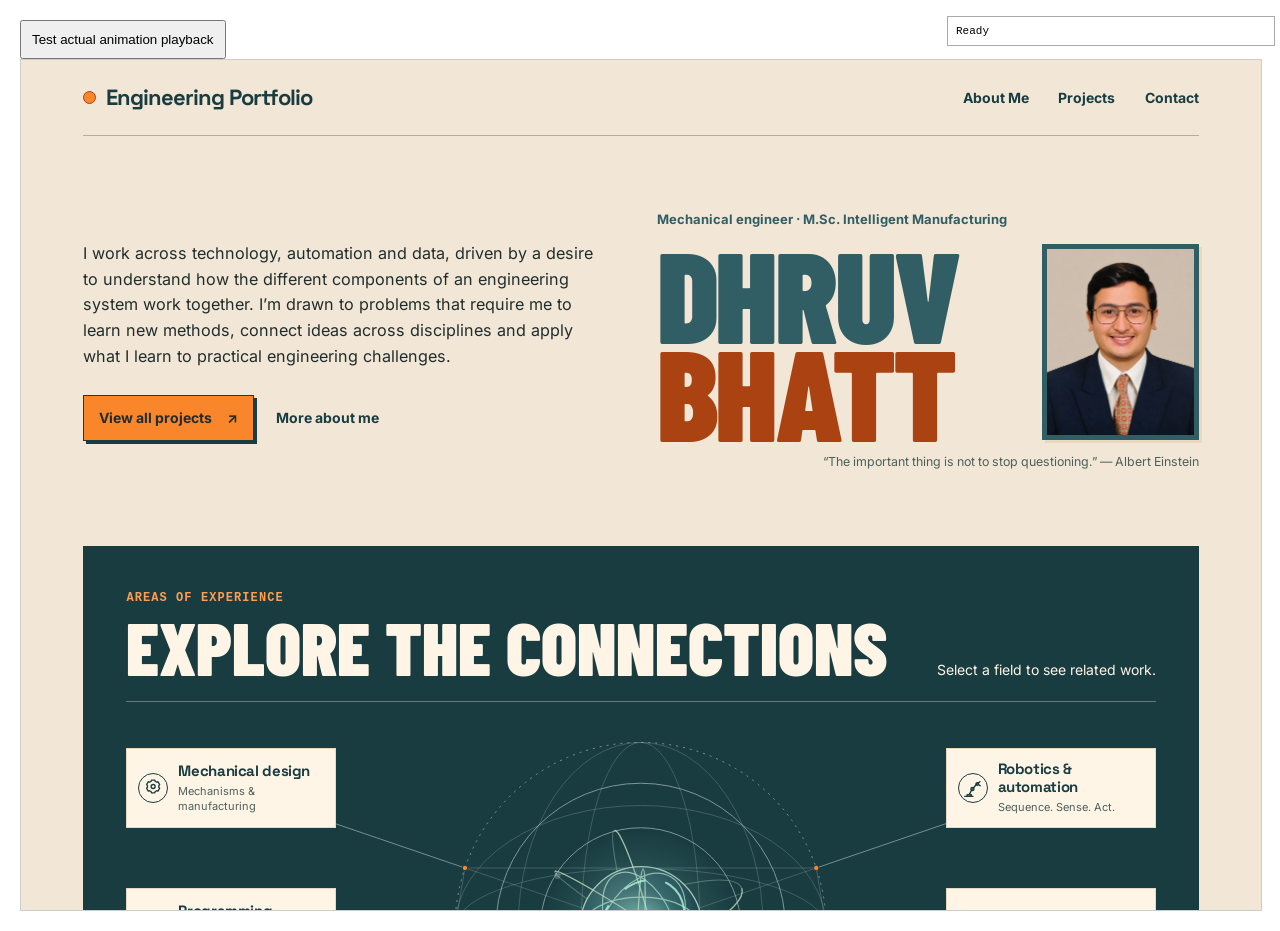
<file: tests/playback-browser.html>
<!doctype html><html lang="en"><meta charset="utf-8"><title>Actual portfolio playback checks</title>
<style>body{font:14px system-ui;margin:20px}button{padding:10px}iframe{display:block;width:100%;height:850px;border:1px solid #ccc}pre{white-space:pre-wrap}pre#results{position:fixed;top:5px;right:5px;width:310px;max-height:260px;overflow:auto;background:#fff;z-index:10;border:1px solid #aaa;padding:8px;font-size:11px}</style>
<button id="run" disabled>Test actual animation playback</button><pre id="results" role="status">Ready</pre>
<iframe id="site" src="../" title="Portfolio under test" allow="autoplay"></iframe>
<script>
const frame=document.querySelector('#site'),output=document.querySelector('#results');
frame.addEventListener('load',()=>document.querySelector('#run').disabled=false);
const wait=ms=>new Promise(resolve=>setTimeout(resolve,ms));
async function until(test,timeout=9000){const end=performance.now()+timeout;while(!test()&&performance.now()<end)await wait(100);return test();}
function pixels(canvas){let hash=0;const d=canvas.getContext('2d').getImageData(0,0,canvas.width,canvas.height).data;for(let i=0;i<d.length;i+=4){hash=Math.imul(hash^d[i],16777619)>>>0;hash=Math.imul(hash^d[i+1],16777619)>>>0;}return hash;}
async function assemblyTraceFollowsImage(canvas){
 const ctx=canvas.getContext('2d'),{drawImage,moveTo,stroke}=ctx;
 let bounds,point,aligned=false;
 const anchors=[[347,94],[136,410],[169,449],[387,389]];
 ctx.drawImage=function(image,left,top,width,height){
  bounds={left,top,width,height};
  return drawImage.call(this,image,left,top,width,height);
 };
 ctx.moveTo=function(x,y){point={x,y};return moveTo.call(this,x,y);};
 ctx.stroke=function(){
  if(bounds&&point&&ctx.strokeStyle==='#fbc18a'){
   const x=(point.x-bounds.left)/bounds.width;
   const y=(point.y-bounds.top)/bounds.height;
   aligned=anchors.some(([px,py])=>Math.hypot(x-px/917,y-py/830)<.003);
  }
  return stroke.call(this);
 };
 try{return await until(()=>aligned,4500);}
 finally{Object.assign(ctx,{drawImage,moveTo,stroke});}
}
document.querySelector('#run').onclick=async()=>{
 const doc=frame.contentDocument,win=frame.contentWindow,results=[];
 const check=(name,pass,detail)=>{results.push({name,pass:!!pass,...(detail?{detail}: {})});output.textContent=JSON.stringify(results,null,2);};
 try{
  doc.querySelector('#explorer').scrollIntoView();await wait(200);
  check('Previews autoplay without a global control',win.portfolioMotion.enabled&&!doc.querySelector('[data-motion-toggle]'));
  const rings=[...doc.querySelectorAll('#map-globe [data-ring-axis]')];
  const orbits=[...doc.querySelectorAll('#map-globe [data-orbit-tilt]')];
  const orbitFrame=tracks=>tracks.map(ring=>ring.getAttribute('transform')+' '+ring.getAttribute('ry')).join('|');
  const firstOrbit=orbitFrame(rings), outerStart=orbitFrame(orbits);await wait(500);
  const secondOrbit=orbitFrame(rings);await wait(500);
  check('Globe continuously changes tilt from the first frame',rings.length>=3&&firstOrbit!==secondOrbit&&secondOrbit!==orbitFrame(rings));
  check('Outer orbits change their projected tilt',orbits.length===3&&outerStart!==orbitFrame(orbits));
  const core=doc.querySelector('#map-globe-core');
  check('The core light stays centered as the rings move',core?.parentElement.id==='map-globe'&&!core.querySelector('animate'));
  const charge=doc.querySelector('#map-globe-charge');
  const markers=[...doc.querySelectorAll('#map-globe .map-orbit-marker')];
  check('Orbit markers gather at the core as its light brightens',await until(()=>Number(charge.getAttribute('opacity'))>.4&&markers.every(point=>Math.hypot(point.cx.baseVal.value-120,point.cy.baseVal.value-111)<12)));
  const select=key=>doc.querySelector(`[data-field="${key}"]`).click();
  for(const field of ['mechanical','robotics']){
   select(field);const videos=[...doc.querySelectorAll('#project-space video')];
   check(field+': previews have preloaded sources and posters',videos.length>0&&videos.every(v=>v.src&&v.preload==='auto'&&v.poster&&win.getComputedStyle(v.parentElement,'::after').content==='none'));
   await until(()=>videos.every(v=>v.readyState>=2&&!v.paused));
   const before=videos.map(v=>v.currentTime);await wait(900);
   videos.forEach((v,i)=>check(field+': video '+(i+1)+' advances',!v.paused&&v.currentTime!==before[i],{before:before[i],after:v.currentTime,source:v.getAttribute('src')}));
  }
  const mapAssembly=doc.querySelector('#project-space canvas[data-project-animation="assembly"]');
  check('Map assembly trace follows the cropped CAD',await assemblyTraceFollowsImage(mapAssembly));
  await wait(160);
  const assemblyFrame=pixels(mapAssembly);
  await wait(700);
  check('Map assembly trace moves over the CAD render',pixels(mapAssembly)!==assemblyFrame);
  select('coding');await wait(400);
  const scan=doc.querySelector('#project-space .scan-frame img');
  check('Terminal inspection loads the first time it opens',await until(()=>scan?.complete&&scan.naturalWidth>0&&scan.dataset.ready==='true'));
  const css=[...doc.querySelectorAll('#project-space .scan-beam')];
  const style=e=>{const s=win.getComputedStyle(e);return [s.transform,s.top,s.opacity].join('|');};
  const bend=doc.querySelector('#project-space .fem-canvas');
  const sheet=pixels(bend);
  const before=css.map(style);await wait(1500);
  check('3D bend changes pixels',sheet!==pixels(bend));
  css.forEach((e,i)=>check('CSS '+e.classList[0]+' changes visually',before[i]!==style(e)));
  select('data');
  const analytics=doc.querySelector('#project-space video');
  await until(()=>analytics.readyState>=2&&!analytics.paused);
  const analyticsTime=analytics.currentTime;
  const copper=doc.querySelector('#project-space canvas[data-project-animation="copper"]');
  const copperFrame=pixels(copper);
  await wait(800);
  check('Data and modelling shows moving robot footage',analytics.currentTime!==analyticsTime);
  check('Data and modelling shows the animated copper specimen',pixels(copper)!==copperFrame);
  select('electronics');await wait(400);
  check('Electronics reuses the loaded terminal inspection image',doc.querySelector('#project-space .scan-frame img')===scan);
  const signal=doc.querySelector('#project-space canvas'),initial=pixels(signal);await wait(700);
  check('Fatigue canvas changes pixels',initial!==pixels(signal));
  win.portfolioMotion.setEnabled(false);const held=pixels(signal);win.portfolioMotion.setEnabled(true);
  check('Brief suspension preserves the graph frame instead of restarting it',pixels(signal)===held);
  win.portfolioMotion.setEnabled(false);const frozen=pixels(signal);await wait(400);
  check('Pause freezes the graph',pixels(signal)===frozen);
  win.portfolioMotion.setEnabled(true);await wait(700);
  check('Visibility resume restarts the graph',win.portfolioMotion.running&&pixels(signal)!==frozen);
  select('robotics');const video=doc.querySelector('#project-space video');await until(()=>!video.paused&&video.readyState>=2);
  const nativePlay=video.play.bind(video);win.portfolioMotion.setEnabled(false);
  video.play=()=>Promise.reject(new win.DOMException('Simulated autoplay rejection','NotAllowedError'));
  win.portfolioMotion.setEnabled(true);await wait(100);
  const retry=video.parentElement.querySelector('.media-retry');check('Autoplay rejection exposes a real Play button',retry&&!retry.parentElement.hidden);
  video.play=nativePlay;retry.click();await until(()=>!video.paused&&video.readyState>=2);
  const time=video.currentTime;await wait(700);check('Play retry starts actual video playback',video.currentTime!==time&&!video.paused);
  doc.querySelector('#contact').scrollIntoView({behavior:'instant'});await until(()=>video.paused,2500);check('Offscreen video pauses',video.paused,{visual:video.getBoundingClientRect().toJSON(),viewport:win.innerHeight});
  await new Promise(resolve=>{frame.onload=resolve;frame.src='../projects/';});
  const projectDoc=frame.contentDocument,projectWin=frame.contentWindow;
  const projectCam=projectDoc.querySelector('#cam video');
  check('Offscreen CAM shows a poster without eagerly downloading video',projectCam.poster&&projectCam.dataset.src&&!projectCam.getAttribute('src'));
  projectWin.portfolioMotion.setEnabled(true);
  for(const id of ['gripper','cam']){
    projectDoc.querySelector('#'+id).scrollIntoView({behavior:'instant'});
    const clips=[...projectDoc.querySelectorAll('#'+id+' video')];
    await until(()=>clips.every(v=>v.readyState>=2&&!v.paused));
    const start=clips.map(v=>v.currentTime);await wait(700);
    clips.forEach((v,i)=>check('Project '+id+' video '+(i+1)+' advances',!v.paused&&v.currentTime!==start[i]));
  }
  for(const id of ['assembly','irp','iep']){
    const scene=projectDoc.querySelector('#'+id+' canvas');
    scene.scrollIntoView({block:'center',behavior:'instant'});
    if(id==='assembly')check('Project assembly trace follows the full-size CAD',await assemblyTraceFollowsImage(scene));
    await wait(400);
    const original=pixels(scene);
    await wait(180);
    check('Project '+id+' moves between nearby frames',pixels(scene)!==original);
  }

 }catch(error){check('Test execution',false,error.message);}
 output.textContent=`${results.filter(r=>r.pass).length}/${results.length} passed\n`+JSON.stringify(results,null,2);
};
</script></html>
</file>
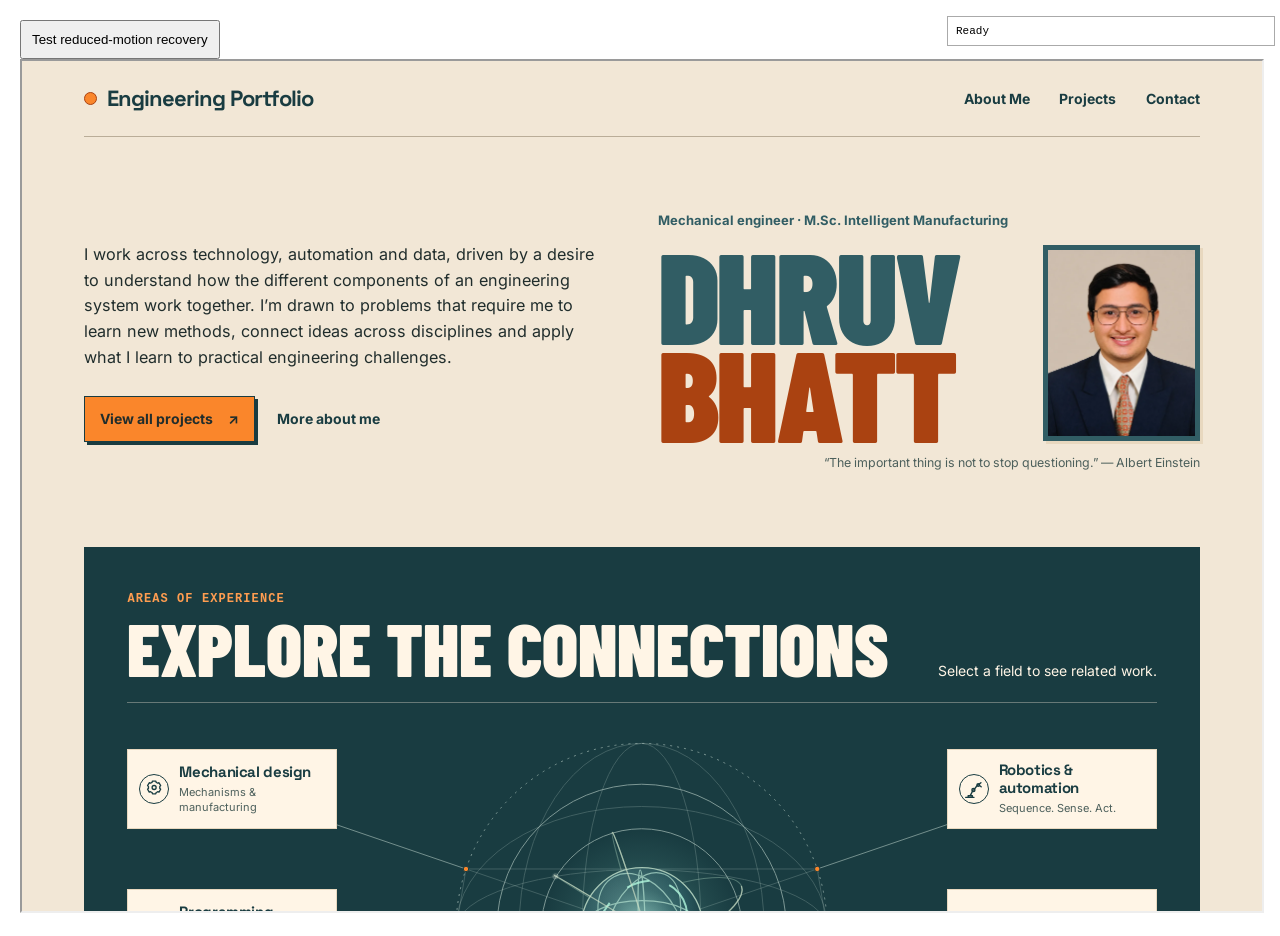
<file: tests/reduced-motion-browser.html>
<!doctype html><html lang="en"><meta charset="utf-8"><title>Reduced-motion recovery check</title>
<style>body{font:14px system-ui;margin:20px}iframe{width:100%;height:850px}pre{white-space:pre-wrap}button{padding:10px}pre#results{position:fixed;top:5px;right:5px;width:310px;max-height:260px;overflow:auto;background:#fff;z-index:10;border:1px solid #aaa;padding:8px;font-size:11px}</style>
<button id="run" disabled>Test reduced-motion recovery</button><pre id="results" role="status">Preparing simulated reduced-motion page</pre><iframe id="site" title="Reduced-motion portfolio" allow="autoplay"></iframe>
<script>
const frame=document.querySelector('#site'),output=document.querySelector('#results');
const wait=ms=>new Promise(resolve=>setTimeout(resolve,ms));
const pixels=c=>{const d=c.getContext('2d').getImageData(0,0,c.width,c.height).data;let h=0;for(let i=0;i<d.length;i+=16)h=(h*31+d[i])>>>0;return h;};
(async()=>{
 const html=await(await fetch('../')).text();
 const base=new URL('../',location.href).href;
 const mock="<script>const originalMatchMedia=window.matchMedia.bind(window);window.matchMedia=query=>query.includes('prefers-reduced-motion')?{matches:true,media:query,addEventListener(){},removeEventListener(){}}:originalMatchMedia(query);try{localStorage.setItem('portfolio-motion','off')}catch(_){}<"+"/script>";
 frame.addEventListener('load',()=>{document.querySelector('#run').disabled=false;output.textContent='Ready';});
 frame.srcdoc=html.replace('<head>','<head><base href="'+base+'">'+mock);
})();
document.querySelector('#run').onclick=async()=>{
 const doc=frame.contentDocument,win=frame.contentWindow,results=[];
 const check=(name,pass)=>{results.push({name,pass:!!pass});output.textContent=JSON.stringify(results,null,2);};
 doc.querySelector('#explorer').scrollIntoView();await wait(200);
 check('Autoplay ignores the obsolete saved Pause setting and has no header control',win.portfolioMotion.enabled&&!doc.querySelector('[data-motion-toggle]'));
 const ring=doc.querySelector('#map-globe [data-ring-axis]');
 const pose=ring.getAttribute('ry');
 await wait(650);
 check('The map rotates by default with system reduced motion enabled',pose!==ring.getAttribute('ry'));
 doc.querySelector('[data-field="electronics"]').click();await wait(300);
 const canvas=doc.querySelector('#project-space canvas');const image=pixels(canvas);await wait(600);
 check('Selected preview actually moves with system reduced-motion',canvas.width>0&&pixels(canvas)!==image);
 win.portfolioMotion.setEnabled(!win.portfolioMotion.enabled);await wait(100);const frozen=pixels(canvas);await wait(400);
 check('Page suspension freezes the preview',!win.portfolioMotion.running&&pixels(canvas)===frozen);
 win.portfolioMotion.setEnabled(!win.portfolioMotion.enabled);await wait(700);
 check('Page resume resumes the preview',win.portfolioMotion.running&&pixels(canvas)!==frozen);
 doc.querySelector('[data-field="coding"]').click();await wait(300);
 const bend=doc.querySelector('.fem-canvas');
 const bending=pixels(bend);
 await wait(500);
 check('The 3D bend advances after resuming',pixels(bend)!==bending);
 win.portfolioMotion.setEnabled(false);await wait(100);
 const held=pixels(bend);
 await wait(400);
 check('Page suspension freezes the 3D bend',pixels(bend)===held);
 output.textContent=results.filter(r=>r.pass).length+'/'+results.length+' passed\n'+JSON.stringify(results,null,2);
};
</script></html>
</file>
<file: portfolio.css>
@font-face{font-family:Inter;font-style:normal;font-weight:400 500;font-display:swap;src:url("assets/fonts/inter-400.woff") format("woff")}
@font-face{font-family:Inter;font-style:normal;font-weight:600 700;font-display:swap;src:url("assets/fonts/inter-700.woff") format("woff")}
@font-face{font-family:"Space Grotesk";font-style:normal;font-weight:600 700;font-display:swap;src:url("assets/fonts/space-grotesk-700.woff") format("woff")}
@font-face{font-family:"Barlow Condensed";font-style:normal;font-weight:900;font-display:swap;src:url("assets/fonts/barlow-condensed-900.woff2") format("woff2")}

:root{
  color-scheme:light;
  --paper:#f2e7d6;
  --cream:#fff5e6;
  --sand:#e8d8bf;
  --teal:#315d64;
  --deep:#193c41;
  --ink:#202d2c;
  --muted:#4d605c;
  --orange:#fa862b;
  --rust:#aa4211;
  --rule:#baad98;
  --display:"Barlow Condensed","Arial Narrow",Impact,sans-serif;
  --heading:"Space Grotesk",Inter,system-ui,sans-serif;
  --mono:ui-monospace,Consolas,monospace;
  --section:clamp(52px,8vw,110px);
  --gutter:clamp(19px,5vw,76px);
  --ease:cubic-bezier(.2,.75,.25,1);
}
*{box-sizing:border-box}
html{scroll-behavior:smooth}
body{margin:0;color:var(--ink);background:var(--paper);font:16px/1.65 Inter,system-ui,sans-serif}
a{color:var(--deep)}
button{font:inherit;cursor:pointer}
:where(button,a):focus-visible{outline:3px solid var(--rust);outline-offset:5px}
.shell{max-width:1450px;margin:auto;padding-inline:var(--gutter)}
header{display:flex;justify-content:space-between;align-items:center;gap:20px;min-height:76px;border-bottom:1px solid var(--rule)}
.signature{display:inline-flex;align-items:center;gap:10px;color:var(--deep);text-decoration:none;font:700 clamp(17px,2vw,22px)/1.15 var(--heading);letter-spacing:-.045em}
.signature::before{content:"";width:11px;height:11px;flex:none;background:var(--orange);border:1px solid var(--rust);border-radius:50%}
.site-nav{display:flex;align-items:center;gap:clamp(12px,2.4vw,35px)}
.site-nav a{display:grid;min-height:44px;align-items:center;color:var(--deep);font-size:14px;font-weight:700;text-decoration:none;white-space:nowrap}
.site-nav a:hover,.site-nav a[aria-current="page"]{text-decoration:underline;text-decoration-thickness:2px;text-underline-offset:5px}
.section-kicker{margin:0 0 15px;color:var(--teal);font:700 12px/1.5 var(--mono);text-transform:uppercase;letter-spacing:.09em}

.hero-layout{
  display:grid;
  grid-template-columns:minmax(0,1fr);
  align-items:center;
  gap:clamp(24px,4vw,38px);
  padding:clamp(36px,6vw,84px) 0 clamp(44px,6vw,88px);
}
.hero-identity{
  --hero-name-size:clamp(78px,10.4vw,158px);
  --hero-name-leading:.76;
  --hero-name-height:calc(2 * var(--hero-name-size) * var(--hero-name-leading));
  display:grid;
  grid-template-columns:minmax(0,1fr) auto;
  align-items:end;
  gap:clamp(10px,1vw,14px) clamp(12px,2.6vw,36px);
}
.hero-about .section-kicker{font:600 13px/1.45 Inter,system-ui,sans-serif;text-transform:none;letter-spacing:0}
.hero-about h1,.projects-intro h1{margin:0;color:var(--teal);font:900 var(--hero-name-size,clamp(90px,11vw,177px))/var(--hero-name-leading,.76) var(--display);letter-spacing:-.025em;text-transform:uppercase}
.hero-about h1 span{display:block}
.hero-about h1 span:last-child,.projects-intro h1 span{color:var(--rust)}
.hero-lead{max-width:55ch;margin:0;color:var(--ink);font-size:clamp(15px,1.3vw,17px);line-height:1.6}
.hero-actions{display:flex;align-items:center;flex-wrap:wrap;gap:12px 22px;margin-top:25px}
.action-primary,.action-text,.contact-link{display:inline-flex;align-items:center;gap:15px;min-height:46px;font-size:14px;font-weight:700;text-decoration:none}
.action-primary{justify-content:space-between;padding:10px 15px;background:var(--orange);color:var(--ink);border:1px solid var(--deep);box-shadow:3px 3px 0 var(--deep);transition:box-shadow .2s var(--ease),background .2s var(--ease)}
.action-primary:hover{background:#ff9d50;box-shadow:5px 5px 0 var(--deep)}
.action-primary:active{box-shadow:1px 1px 0 var(--deep)}
.action-text:hover,.contact-link:hover{text-decoration:underline;text-underline-offset:5px}

.hero-portrait{
  width:calc(var(--hero-name-height) * .8);
  height:var(--hero-name-height);
  justify-self:end;
  margin:0;
  padding:5px;
  background:var(--teal);
  box-shadow:3px 3px 0 var(--sand);
}
.hero-portrait img{display:block;width:100%;height:100%;object-fit:cover;background:var(--sand)}
.hero-quote{grid-column:1/-1;justify-self:end;margin:0;color:var(--muted);font-size:clamp(12px,1vw,14px);line-height:1.5;text-align:right}
.hero-quote p{margin:0}
.hero-quote-credit{white-space:nowrap}
.scene-canvas{width:100%;height:100%;display:block}

.hero-map{padding:clamp(18px,3.5vw,48px);background:var(--deep);color:var(--cream);position:relative;min-width:0}
.map-heading{display:flex;align-items:flex-end;justify-content:space-between;flex-wrap:wrap;gap:10px 20px;padding-bottom:20px;border-bottom:1px solid #f2e7d65c}
.map-heading .section-kicker{margin-bottom:6px;color:#ff9d50}
.map-heading h2,.content-section h2{margin:0;font:900 clamp(40px,6vw,82px)/.91 var(--display);text-transform:uppercase;text-wrap:balance}
.map-heading>p{margin:0;color:var(--cream);font-size:14px}
.explorer{position:relative;display:grid;grid-template-columns:minmax(145px,210px) minmax(0,1fr) minmax(145px,210px);grid-template-rows:repeat(3,minmax(112px,1fr));column-gap:16px;align-items:center;min-height:420px;margin-top:16px}
.branch{position:relative;z-index:2;min-width:0}
.branch[data-position="1"]{grid-column:1;grid-row:1}
.branch[data-position="2"]{grid-column:3;grid-row:1}
.branch[data-position="3"]{grid-column:1;grid-row:2}
.branch[data-position="4"]{grid-column:3;grid-row:2}
.branch[data-position="5"]{grid-column:1;grid-row:3}
.branch[data-position="6"]{grid-column:3;grid-row:3}
.domain{display:flex;align-items:center;gap:10px;width:100%;min-height:80px;padding:11px;text-align:left;color:var(--deep);border:1px solid var(--sand);background:var(--cream);touch-action:manipulation;transition:background .18s var(--ease),border-color .18s var(--ease)}
.domain strong{display:block;font:700 15px/1.16 var(--heading);letter-spacing:-.025em}
.domain small{display:block;margin-top:5px;color:var(--muted);font-size:11px;line-height:1.35}
.domain[aria-expanded="true"]{background:var(--orange);border-color:var(--orange)}
.domain[aria-expanded="true"] small{color:#263333}
.domain:focus-visible,.hero-map a:focus-visible{outline-color:var(--orange)}
@media(hover:hover){.domain:hover{background:var(--sand)}.domain[aria-expanded="true"]:hover{background:var(--orange)}}
.symbol{display:grid;place-items:center;flex:0 0 30px;width:30px;height:30px;border:1px solid currentColor;border-radius:50%;font-size:14px}
.symbol svg{display:block;width:20px;height:20px}
.map-idle{grid-column:2;grid-row:1/4;position:relative;z-index:1;pointer-events:none;justify-self:center;display:block;width:min(100%,clamp(144px,31vw,252px));height:auto;transition:opacity .16s}
.map-orbit-back,.map-orbit-front,.map-globe-mesh{fill:none}
.map-orbit-back{stroke:#9ac1ae;stroke-width:1;opacity:.44}
.map-orbit-front{stroke:#d0e2c9;stroke-width:1.25;opacity:.66}
.map-globe-mesh{stroke:#b1dfce;stroke-width:1.15;opacity:.72}
.map-rotor-track{fill:none;stroke:#acf2d9;stroke-width:1.9;opacity:.83}
.map-orbit-marker{fill:#e3efe0;stroke:#254d52;stroke-width:1.15}
.map-orbit-accent{fill:var(--orange);stroke:#ffe2b0;stroke-width:1}
.explorer.has-selection .map-idle{opacity:.25;filter:blur(1.5px)}
.project-space{grid-column:2;grid-row:1/4;position:relative;isolation:isolate;z-index:1;display:grid;grid-template-columns:repeat(2,minmax(0,1fr));align-content:center;gap:clamp(8px,1.75vw,20px);min-width:0;min-height:420px;align-self:stretch;pointer-events:none;opacity:0;transition:opacity .14s var(--ease)}
.project-space.visible{opacity:1;pointer-events:auto}
.project-space.is-leaving{opacity:0;pointer-events:none}
.project-space.visible::before{content:"";position:absolute;inset:0 -12px;z-index:-1;pointer-events:none;background:radial-gradient(ellipse,#193c4196 40%,#193c4170 66%,transparent 88%)}
.preview-card{width:100%;min-width:0;max-width:232px;justify-self:center;text-align:left;color:var(--deep);background:var(--cream);border:1px solid var(--sand)}
.preview-card .square{width:100%;aspect-ratio:1.2;position:relative;overflow:hidden;background:var(--sand)}
.square video,.square img{display:block;width:100%;height:100%;object-fit:contain}
.preview-card .square--cell{background:#f3f7f7}
.square--cell video{object-fit:cover}
.preview-card .square--assembly{background:#707070}
.energy-preview{position:absolute;inset:auto 0 0;padding:5px 7px 6px;background:#173c40;color:var(--cream);font-size:clamp(9px,1vw,11px);line-height:1.3}
.energy-preview p{margin:0 0 3px;color:#d8ebde;font-weight:700}
.energy-preview dl{display:grid;grid-template-columns:auto 1fr;gap:3px 8px;margin:0}
.energy-preview dl>div+div{border-left:1px solid #a3c4b577;padding-left:7px}
.energy-preview dt{font-size:clamp(8px,.86vw,10px);overflow-wrap:anywhere}
.energy-preview dd{margin:0;color:#ffdbad;font:700 clamp(12px,1.35vw,16px)/1.12 var(--heading)}
.square video[src*="gripper-mechanism"]{background:#fafcf9}
.card-copy{padding:clamp(9px,1.2vw,15px) clamp(9px,1.2vw,15px) 2px}
.card-copy h2{margin:0 0 7px;font:700 clamp(13px,1.3vw,17px)/1.2 var(--heading);letter-spacing:-.02em;overflow-wrap:anywhere}
.card-copy p{margin:0;color:var(--muted);font-size:clamp(11px,1vw,13px);line-height:1.45}
.explore{display:inline-flex;align-items:center;min-height:44px;color:var(--rust);font-size:12px;font-weight:700;text-decoration:none}
.explore:hover{text-decoration:underline}
.media-error{position:absolute;inset:auto 5px 5px;padding:6px 8px;color:var(--ink);background:var(--cream);font-size:12px;line-height:1.4;text-align:center}
.media-error[hidden]{display:none}
.media-retry{font:inherit;color:var(--deep);background:var(--cream);border:1px solid var(--teal);padding:7px 10px;min-height:44px}
.map-pattern,.connections{position:absolute;inset:0;width:100%;height:100%;z-index:0;pointer-events:none;overflow:hidden}
.map-pattern circle,.map-pattern ellipse,.map-pattern path{fill:none;stroke:#bad0c8;stroke-width:1;vector-effect:non-scaling-stroke}
.map-pattern .pattern-ring{opacity:.62}
.map-pattern .pattern-outer{stroke-dasharray:2 5}
.map-pattern .pattern-mesh{opacity:.24}
.map-pattern .pattern-link{opacity:.56}
.map-pattern .pattern-point{fill:var(--orange);stroke:var(--deep);stroke-width:1}
.pattern-cube{display:none}
.connections path{fill:none;stroke:var(--orange);stroke-width:2;vector-effect:non-scaling-stroke}

.content-section{display:grid;grid-template-columns:minmax(0,1fr) minmax(0,1fr);align-items:center;gap:24px clamp(25px,6vw,96px);padding:var(--section) 0;scroll-margin-top:20px}
.content-section h2{color:var(--teal);font-size:clamp(42px,6vw,76px);text-wrap:initial}
.section-copy{max-width:62ch}
.section-copy p{margin:0;font-size:clamp(15px,1.4vw,18px);line-height:1.7}
.contact-section{background:var(--orange);padding:clamp(30px,5vw,72px);margin-bottom:clamp(21px,5vw,70px)}
.contact-section h2,.contact-section .section-kicker{color:var(--deep)}
.contact-link{margin-top:9px;font:700 clamp(16px,2.4vw,26px)/1.25 var(--heading);overflow-wrap:anywhere}
.sr-only{position:absolute;width:1px;height:1px;margin:-1px;padding:0;overflow:hidden;clip-path:inset(50%);white-space:nowrap}
.skip-link{position:fixed;top:12px;left:12px;padding:10px 18px;background:var(--cream);z-index:10;transform:translateY(-180%)}
.skip-link:focus{transform:none}

@media(max-width:850px){
  .explorer{grid-template-columns:minmax(126px,155px) minmax(0,1fr) minmax(126px,155px);column-gap:9px}
  .domain strong{font-size:13px}
  .domain small{font-size:10px}
  .symbol{width:24px;height:24px;flex-basis:24px}
  .symbol svg{width:17px;height:17px}
}
@media(min-width:730px){
  .hero-layout{
    grid-template-columns:minmax(0,1fr) minmax(0,1.05fr);
    grid-template-areas:"summary identity";
    column-gap:clamp(29px,4.6vw,82px);
  }
  .hero-identity{grid-area:identity}
  .hero-summary{grid-area:summary}
}
@media(max-width:660px){
  header{min-height:0;flex-wrap:wrap;gap:6px;padding:14px 0 6px}
  .site-nav{width:100%;justify-content:space-between}
  .hero-identity{--hero-name-size:clamp(56px,16.8vw,107px)}
  .hero-about{text-align:right}
  .hero-about .section-kicker{font-size:12px}
  .explorer{grid-template-columns:repeat(2,minmax(0,1fr));grid-template-rows:repeat(3,minmax(68px,auto)) minmax(338px,auto);gap:9px;min-height:0;align-items:stretch}
  .branch[data-position="2"],.branch[data-position="4"],.branch[data-position="6"]{grid-column:2}
  .domain{height:100%;min-height:68px;padding:8px;gap:6px}
  .project-space,.map-idle{grid-column:1/-1;grid-row:4;align-self:center}
  .project-space{min-height:338px}
  .content-section{grid-template-columns:1fr}
}
@media(max-width:360px){
  .domain strong{font-size:12px}
  .domain .symbol{display:none}
}
@media(prefers-reduced-motion:reduce){
  html{scroll-behavior:auto}
  *,*::before,*::after{scroll-behavior:auto!important}
  .project-space,.domain,.map-idle,.action-primary{transition:none}
}
html[data-motion-enabled="false"] .project-space *,html[data-motion-enabled="false"] .project-media *,html[data-page-visible="false"] .project-space *,html[data-page-visible="false"] .project-media *{animation-play-state:paused!important}
</file>
<file: visuals.css>
.scan-visual{position:relative;overflow:hidden;background:#c2b7a4!important}
.scan-frame{position:absolute;inset:0;display:block;overflow:hidden;background:#c2b7a4}
.scan-frame img{
  display:block;
  width:100%;
  height:100%;
  object-fit:cover;
}
.scan-beam{position:absolute;inset:0 21% 0 22%;pointer-events:none;animation:terminalScan 3.6s linear infinite}
.scan-map-image:not([data-ready="true"]),.scan-map-image:not([data-ready="true"])+.scan-beam{visibility:hidden;animation-play-state:paused}
.scan-beam::after{content:"";position:absolute;inset:0 0 auto;height:2px;background:#ffe6cb;box-shadow:0 0 7px 2px #ffad62,0 9px 20px 7px #fa862b80}
.prototype-visual{background:#707070!important;overflow:hidden}
.prototype-visual img{display:block;width:100%;height:100%;object-fit:cover;animation:prototypeDrift 7s ease-in-out infinite alternate}
@keyframes terminalScan{
  0%,100%{transform:translateY(38%);opacity:0;animation-timing-function:cubic-bezier(.45,0,.55,1)}
  11%{opacity:1}
  49%{transform:translateY(67%);opacity:1;animation-timing-function:cubic-bezier(.45,0,.55,1)}
  90%{opacity:.46}
}
@keyframes prototypeDrift{from{transform:scale(1)}to{transform:scale(1.055)}}
.fem-visual{
  display:grid;
  grid-template-rows:auto minmax(0,1fr) auto;
  position:relative;
  overflow:hidden;
  background:radial-gradient(ellipse at 50% 44%,#fff7e9,#e9d9c1)!important;
  color:var(--deep);
}
.fem-canvas{display:block;width:100%;height:100%;min-height:0}
.fem-caption,.fem-readout{display:flex;align-items:center;justify-content:space-between;gap:6px;width:100%;padding:8px 12px;font:700 12px/1.2 var(--mono)}
.fem-caption{border-bottom:1px solid #315d6430}
.fem-readout{background:#315d64;color:var(--cream)}
.fem-readout strong{font-size:1.35em;color:#ffd0a7}
.square.fem-visual .fem-caption{display:none}
.square.fem-visual .fem-readout{padding:5px 6px;font-size:clamp(8px,1.2vw,11px)}
.square.fem-visual{grid-template-rows:minmax(0,1fr) auto}

.project-space[data-motion-visible="false"] *{animation-play-state:paused}
</file>
<file: projects/projects.css>
.projects-intro{padding:clamp(47px,8vw,110px) 0 30px}
.projects-intro h1{font-size:clamp(69px,19vw,225px)}
.projects-intro>p:not(.section-kicker){max-width:63ch;margin:clamp(24px,4vw,44px) 0 10px;font-size:clamp(16px,1.5vw,19px)}
.back-link{display:inline-flex;align-items:center;min-height:44px;color:var(--rust);font-size:14px;font-weight:700;text-decoration:none}
.back-link:hover{text-decoration:underline;text-underline-offset:4px}
.project-index{display:grid;grid-template-columns:repeat(3,minmax(0,1fr));gap:1px;background:#f2e7d66b;border:1px solid var(--teal);margin-bottom:var(--section)}
.project-index a{display:flex;align-items:center;justify-content:space-between;min-height:72px;gap:12px;padding:15px clamp(12px,2vw,25px);color:var(--cream);background:var(--teal);text-decoration:none;font:700 16px/1.25 var(--heading);transition:background-color .2s var(--ease),color .2s var(--ease)}
.project-index a::after{content:"↘";font-size:19px;color:#ffae6d}
.project-index a:hover,.project-index a:focus-visible{background:var(--orange);color:var(--ink)}
.project-index a:hover::after,.project-index a:focus-visible::after{color:var(--ink)}
.project-index a:focus-visible{position:relative;z-index:1}
.project-index a:last-child{grid-column:1/-1}
.project-detail{display:grid;grid-template-columns:minmax(0,1.15fr) minmax(0,1fr);gap:28px clamp(28px,5vw,75px);padding:clamp(36px,5.8vw,78px) 0;border-top:1px solid var(--rule);scroll-margin-top:20px}
.project-detail:target{border-top:3px solid var(--rust)}
.project-heading{grid-column:1/-1}
.project-heading .section-kicker{display:inline-block;margin-bottom:12px;padding:4px 8px;color:var(--ink);background:var(--orange)}
.project-heading h2{max-width:24ch;margin:0 0 9px;color:var(--deep);font:900 clamp(42px,6vw,82px)/.93 var(--display);text-transform:uppercase;text-wrap:balance}
.project-context{margin:0;color:var(--muted);font-size:13px}
.project-media{position:relative;display:grid;place-items:center;align-self:start;aspect-ratio:1.2;overflow:hidden;background:var(--sand);border:1px solid #315d6438}
.project-media video,.project-media canvas.project-animation{display:block;width:100%;height:100%;min-height:0;min-width:0;object-fit:contain}
.project-media video{background:#dad8ce}
.project-gallery{grid-column:1/-1;display:grid;grid-template-columns:minmax(0,1.729fr) minmax(0,1fr);gap:clamp(10px,2vw,24px)}
.project-gallery .project-media{margin:0;width:100%;max-width:none;aspect-ratio:auto;display:block;background:var(--cream)}
.project-gallery video{height:auto;object-fit:cover;background:#f3f6f9}
.robot-cell-media video{aspect-ratio:1918/942}
.gripper-media video{aspect-ratio:900/764}
.project-gallery figcaption{padding:8px 12px;color:var(--deep);border-top:1px solid #315d6425;font-size:13px;font-weight:700}
.gripper-media figcaption a{text-decoration:none}
.gripper-media figcaption a:hover{text-decoration:underline;text-underline-offset:3px}
#gripper .project-content{grid-column:1/-1;max-width:76ch}
@media(max-width:580px){.project-gallery{grid-template-columns:1fr}}
.project-media.fem-visual{aspect-ratio:auto}
.project-media .fem-canvas{height:auto;aspect-ratio:600/340}
.project-media.research-scene{aspect-ratio:600/594}
.project-media.cam-media{aspect-ratio:932/772}
.project-description{margin:0 0 21px;font-size:16px;line-height:1.7}
.project-learning{margin-top:25px;padding-top:18px;border-top:1px solid var(--rule)}
.project-learning p,.project-content ul{color:var(--muted);font-size:15px;line-height:1.7}
.project-learning p{margin:0}
.project-content h3{margin:0 0 8px;color:var(--deep);font:700 18px/1.25 var(--heading)}
.project-tags{display:flex;gap:7px;flex-wrap:wrap}
.project-tags span{border:1px solid var(--teal);padding:4px 9px;background:#e1e9dd;color:var(--deep);font-size:12px;font-weight:700}
.projects-end{display:flex;align-items:center;justify-content:space-between;gap:14px 22px;flex-wrap:wrap;margin-bottom:var(--section);padding:clamp(19px,4vw,45px);background:var(--orange);color:var(--deep)}
.projects-end p{margin:0;font:700 clamp(20px,3vw,32px)/1.1 var(--heading)}
.projects-end a{display:inline-flex;align-items:center;min-height:44px;font-weight:700;text-underline-offset:5px}
.project-media[data-motion-visible="false"] *{animation-play-state:paused}
@media(max-width:820px){
  .project-detail{grid-template-columns:1fr}
  .project-content{max-width:66ch}
  .project-media{width:min(100%,660px)}
  .project-index{grid-template-columns:repeat(2,minmax(0,1fr))}
}
@media(max-width:480px){
  .project-index{grid-template-columns:1fr}
  .project-index a{min-height:56px}
}
@media(prefers-reduced-motion:reduce){.project-index a{transition:none}}
</file>
